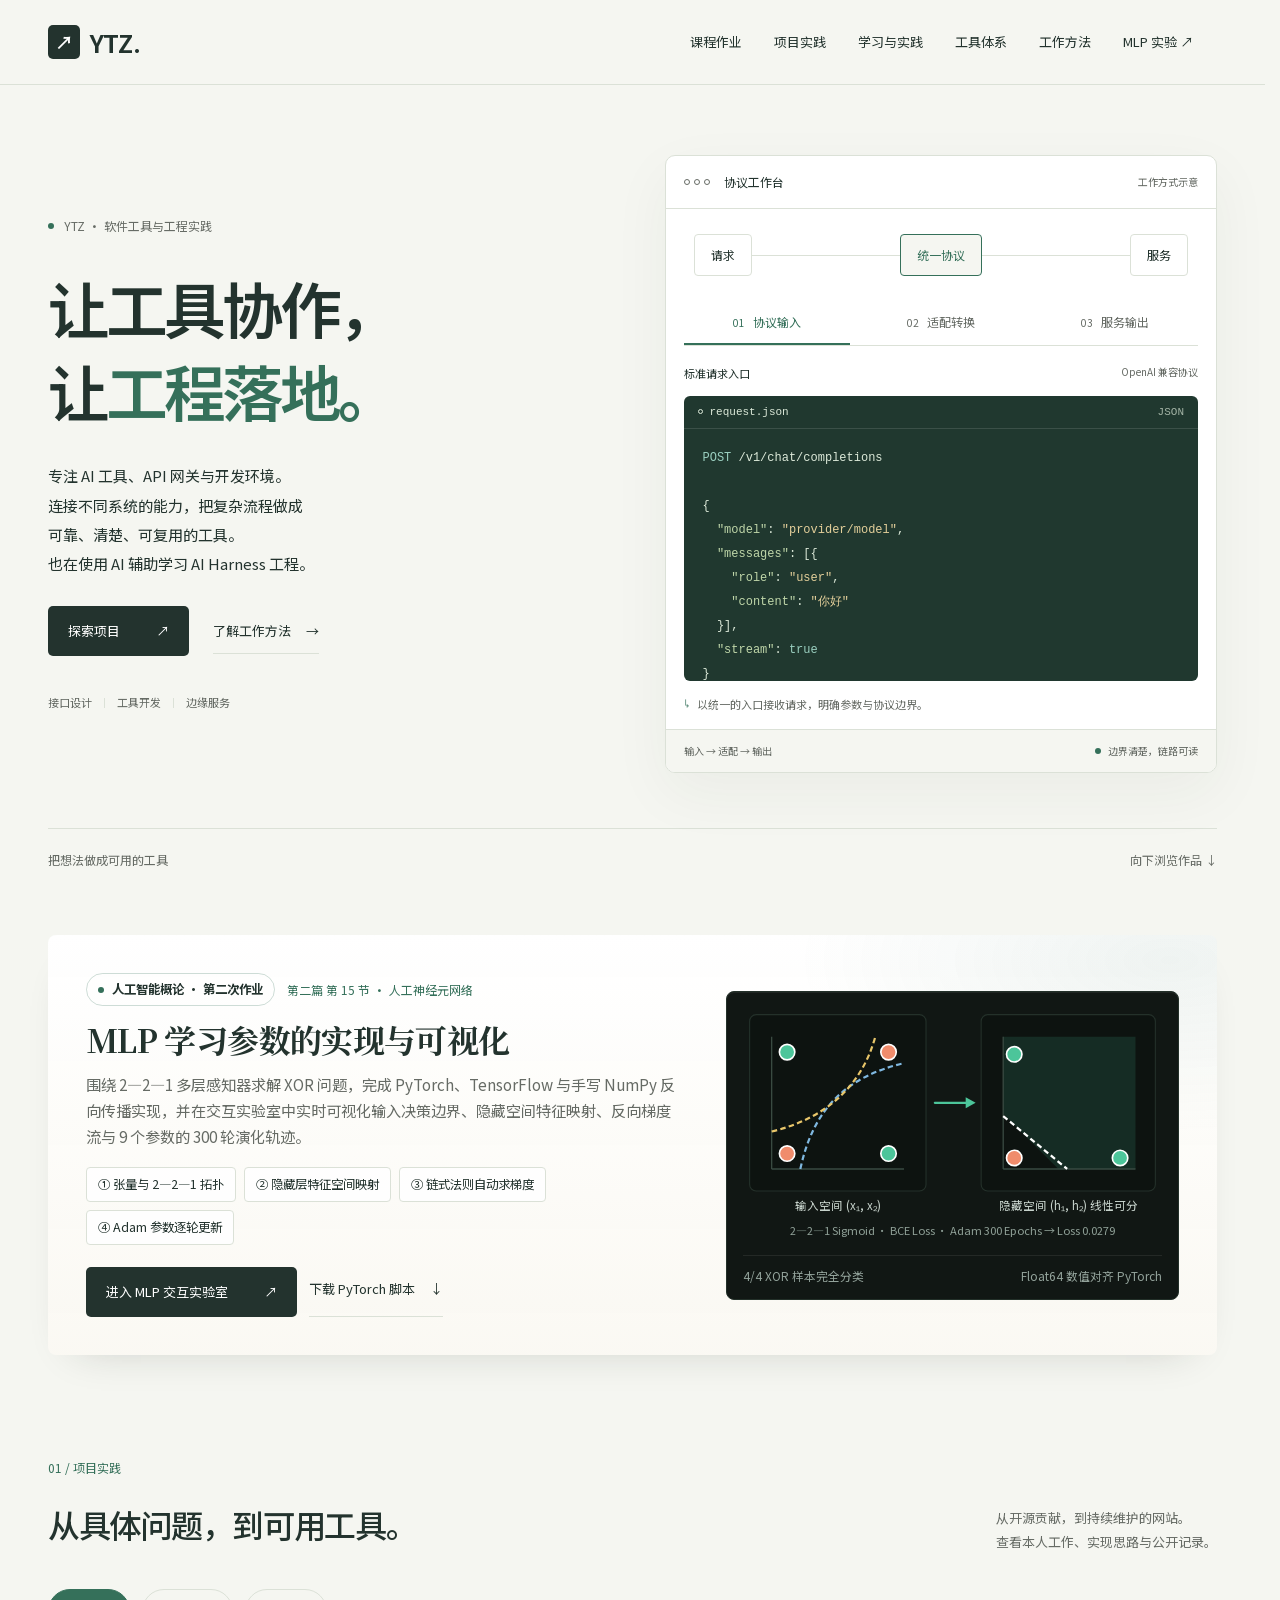
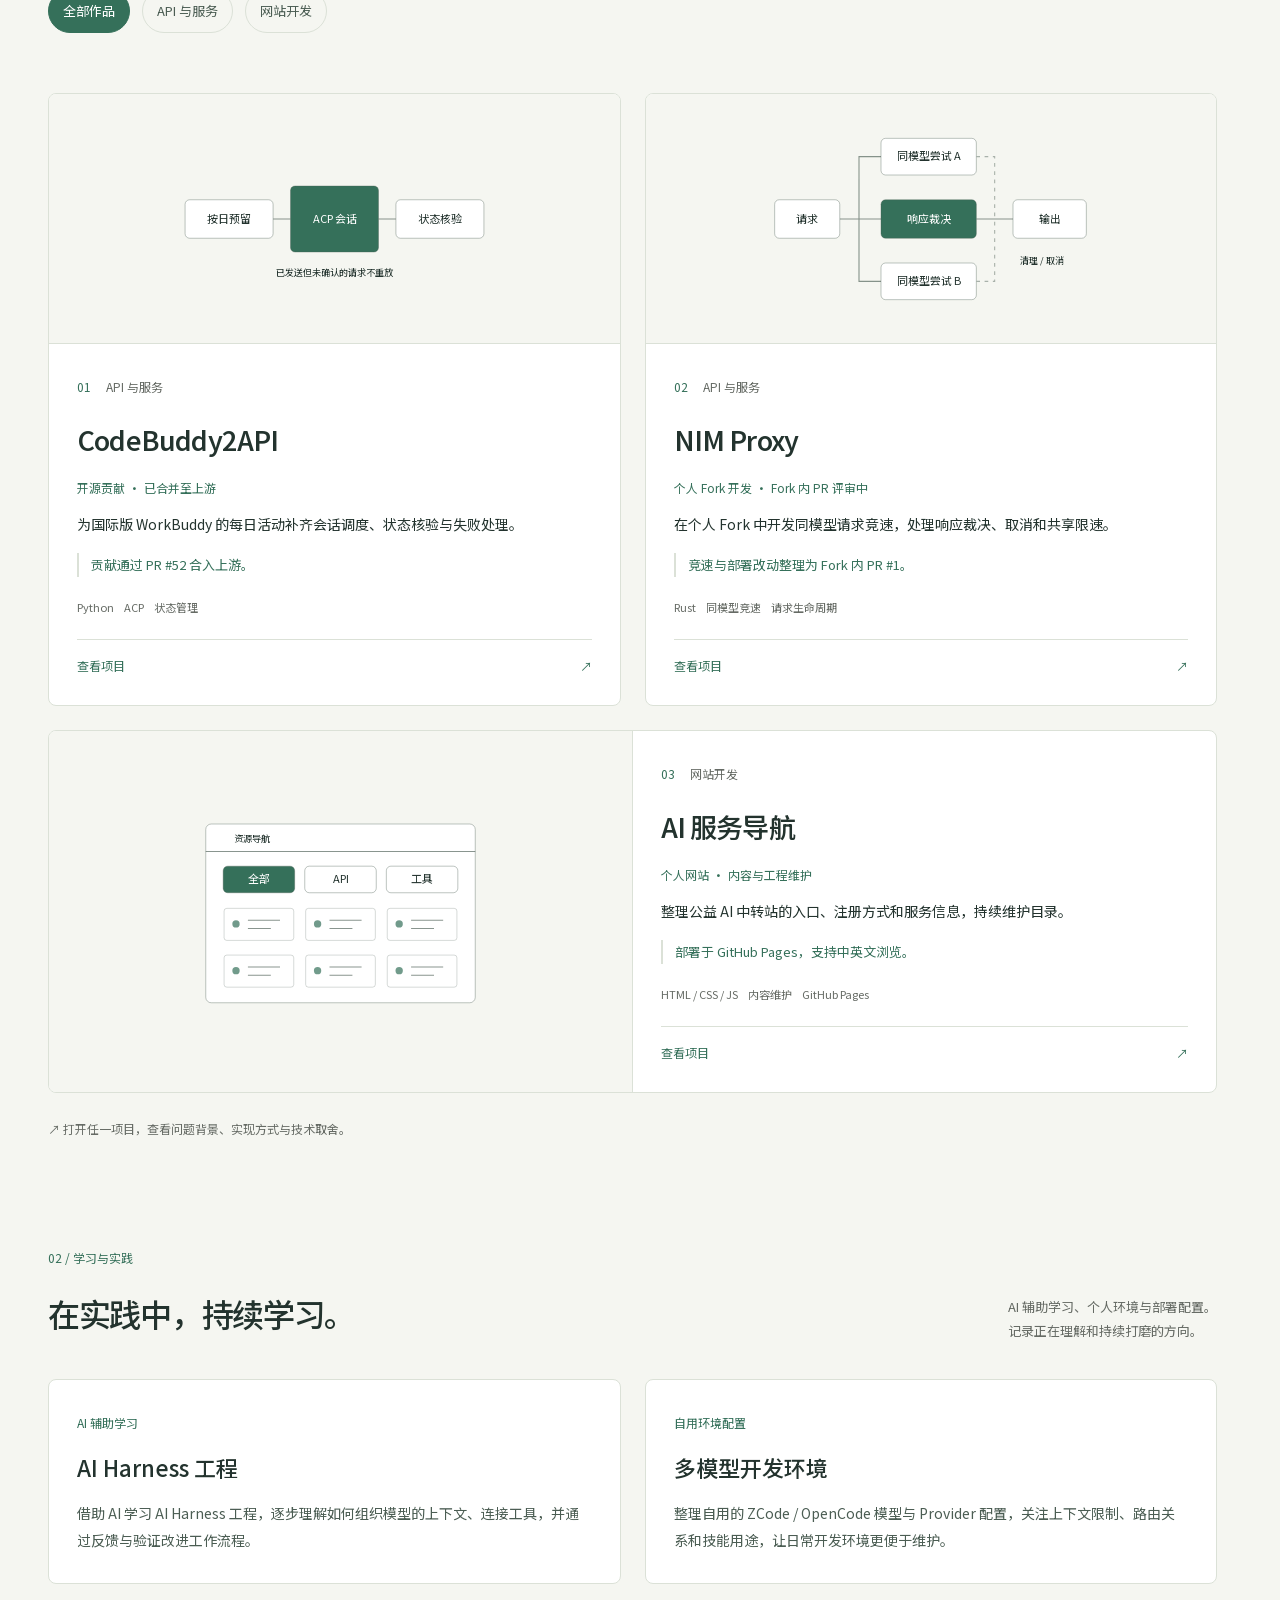
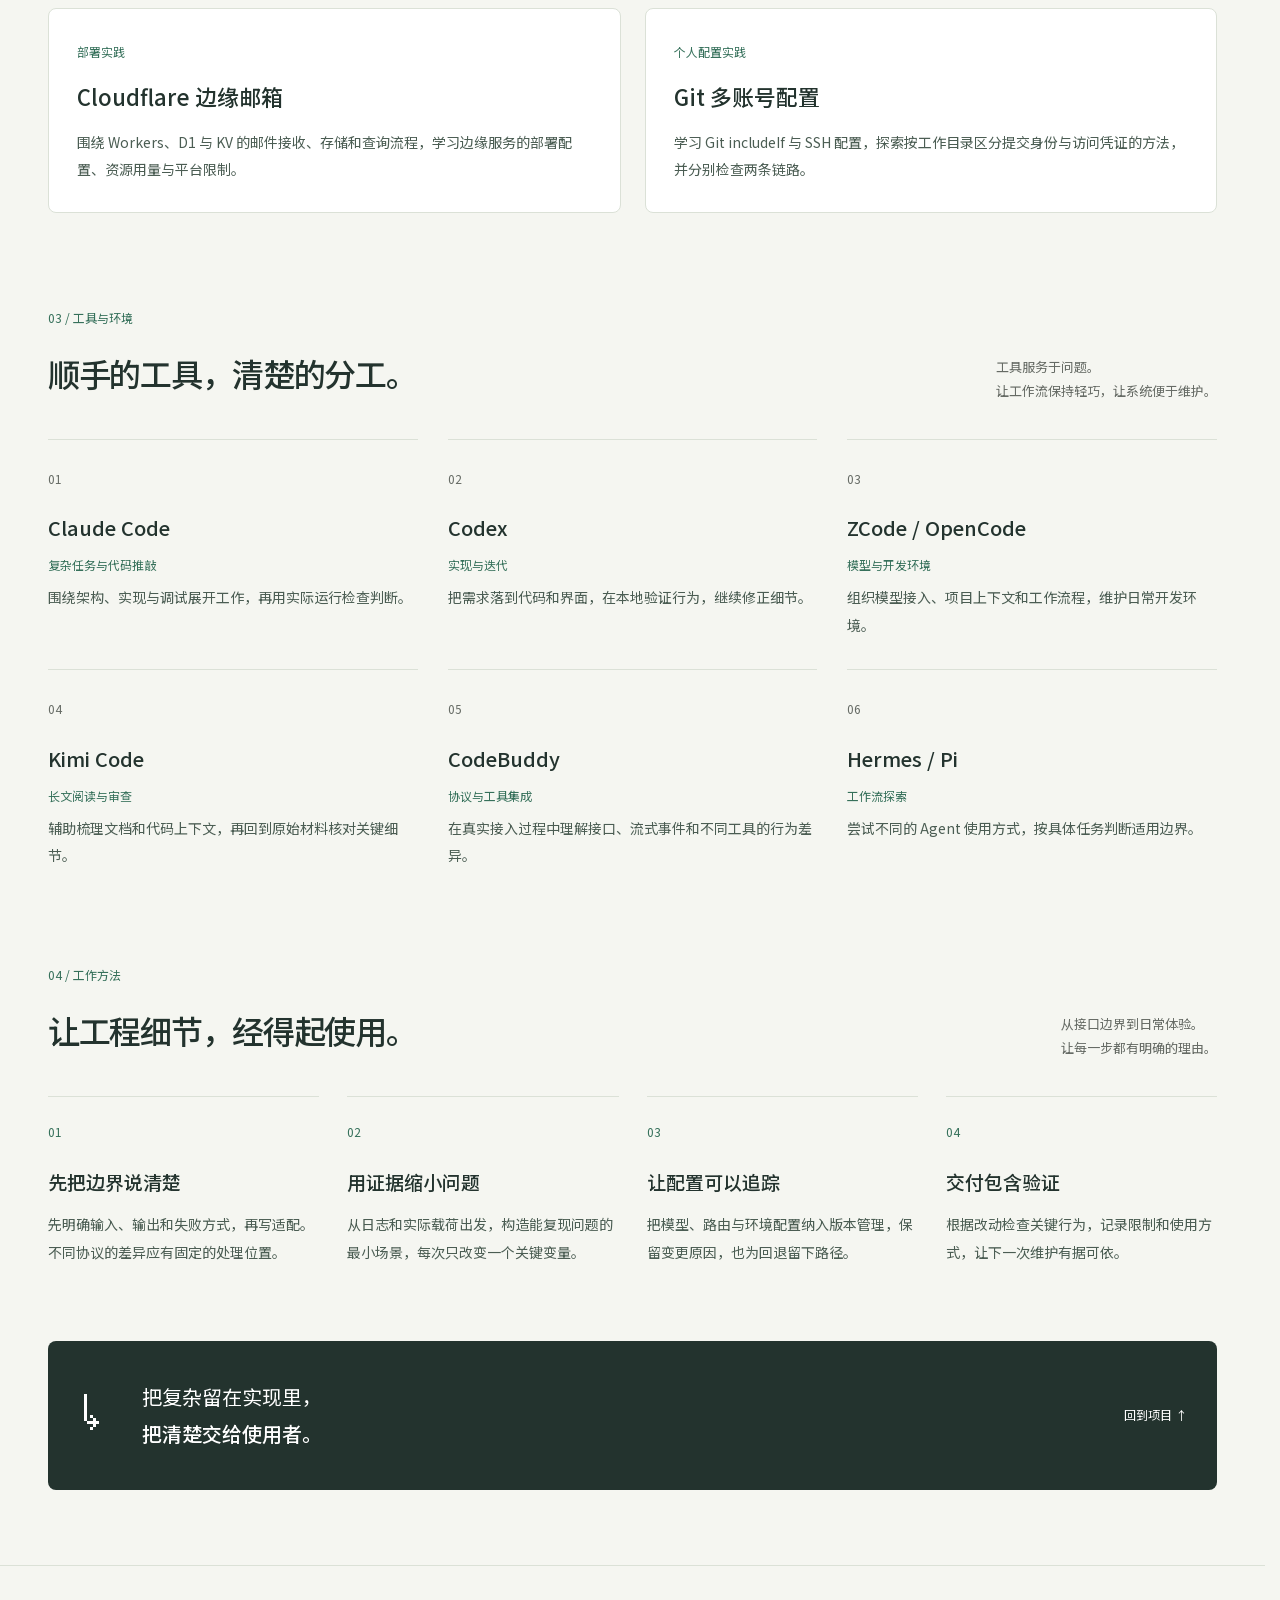
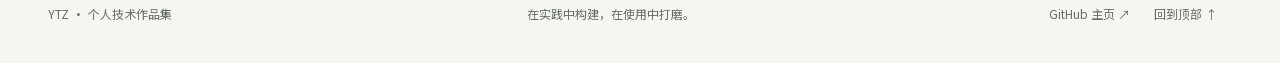
<file: index.html>
<!doctype html>
<html lang="zh-CN">
<head>
  <meta charset="UTF-8"><meta name="viewport" content="width=device-width, initial-scale=1"><title>YTZ | 个人技术作品集</title><meta name="description" content="YTZ 的个人技术作品集：记录 AI 工具、API 网关、开发环境和边缘服务中的项目实现与个人贡献。"><link rel="icon" href="assets/favicon.svg" type="image/svg+xml"><link rel="preload" href="assets/fonts/noto-sans-sc.woff2" as="font" type="font/woff2" crossorigin><link rel="stylesheet" href="shared.css"><script src="portfolio.js" defer></script>
  <link rel="stylesheet" href="craft.css">
  <link rel="stylesheet" href="mlp.css">
<link rel="stylesheet" href="polish.css">
</head>
<body class="theme-craft">
  <a class="skip-link" href="#main">跳到主要内容</a><header class="site-header"><div class="header-inner">
      <a class="logo" href="#main" aria-label="YTZ，回到顶部"><span class="logo-mark" aria-hidden="true">↗</span><span class="logo-name">YTZ<span aria-hidden="true">.</span></span></a>
      <nav class="main-nav" id="main-nav" aria-label="主导航"><a href="#coursework">课程作业</a><a href="#projects">项目实践</a><a href="#learning">学习与实践</a><a href="#tools">工具体系</a><a href="#approach">工作方法</a><a href="mlp.html">MLP 实验 ↗</a></nav>
      <div class="header-actions"><button class="menu-toggle" type="button" aria-controls="main-nav" aria-expanded="false">菜单 <span aria-hidden="true">+</span></button></div>
    </div></header>
  <main id="main" class="page-shell">
    <section class="craft-hero" aria-labelledby="hero-title">
      <div class="hero-grid">
        <div class="hero-content">
          <p class="hero-eyebrow"><span class="status-dot" aria-hidden="true"></span> YTZ · 软件工具与工程实践</p>
          <h1 id="hero-title">让工具协作，<br>让<span>工程落地。</span></h1>
          <p class="hero-description">专注 AI 工具、API 网关与开发环境。<br>连接不同系统的能力，把复杂流程做成<br class="desktop-break">可靠、清楚、可复用的工具。<br>也在使用 AI 辅助学习 AI Harness 工程。</p>
          <div class="hero-actions"><a class="primary-link" href="#projects">探索项目 <span aria-hidden="true">↗</span></a><a class="secondary-link" href="#approach">了解工作方法 <span aria-hidden="true">→</span></a></div>
          <div class="hero-discipline"><span>接口设计</span><i aria-hidden="true"></i><span>工具开发</span><i aria-hidden="true"></i><span>边缘服务</span></div>
        </div>

        <div class="workbench" aria-label="API 请求处理流程示意">
          <div class="bench-header"><div class="bench-window-dots" aria-hidden="true"><i></i><i></i><i></i></div><span>协议工作台</span><span class="bench-caption">工作方式示意</span></div>
          <div class="bench-route" aria-hidden="true"><span class="route-endpoint">请求</span><span class="route-line"></span><span class="route-core">统一协议</span><span class="route-line"></span><span class="route-endpoint">服务</span></div>
          <div class="bench-tabs" role="tablist" aria-label="查看请求处理的三个阶段">
            <button id="demo-tab-0" type="button" role="tab" data-demo-step="0" aria-selected="true" aria-controls="demo-panel-0"><span>01</span> 协议输入</button>
            <button id="demo-tab-1" type="button" role="tab" data-demo-step="1" aria-selected="false" aria-controls="demo-panel-1" tabindex="-1"><span>02</span> 适配转换</button>
            <button id="demo-tab-2" type="button" role="tab" data-demo-step="2" aria-selected="false" aria-controls="demo-panel-2" tabindex="-1"><span>03</span> 服务输出</button>
          </div>
          <div id="demo-panel-0" class="bench-panel" data-demo-panel="0" role="tabpanel" aria-labelledby="demo-tab-0" tabindex="0">
            <div class="bench-inspector"><span>标准请求入口</span><span class="protocol-tag">OpenAI 兼容协议</span></div>
            <div class="bench-code"><div class="code-file"><span class="file-dot" aria-hidden="true"></span> request.json<span>JSON</span></div><pre><code><span class="code-method">POST</span> /v1/chat/completions

{
  <span class="code-key">"model"</span>: <span class="code-string">"provider/model"</span>,
  <span class="code-key">"messages"</span>: [{
    <span class="code-key">"role"</span>: <span class="code-string">"user"</span>,
    <span class="code-key">"content"</span>: <span class="code-string">"你好"</span>
  }],
  <span class="code-key">"stream"</span>: <span class="code-value">true</span>
}</code></pre></div>
            <p class="bench-panel-note"><span aria-hidden="true">↳</span> 以统一的入口接收请求，明确参数与协议边界。</p>
          </div>
          <div id="demo-panel-1" class="bench-panel" data-demo-panel="1" role="tabpanel" aria-labelledby="demo-tab-1" tabindex="0" hidden>
            <div class="bench-inspector"><span>协议适配层</span><span class="protocol-tag">请求映射</span></div>
            <div class="bench-code"><div class="code-file"><span class="file-dot" aria-hidden="true"></span> adapter.ts<span>TS</span></div><pre><code><span class="code-comment">// 把差异收敛在适配边界内</span>
<span class="code-method">const</span> request = {
  <span class="code-key">model</span>: resolveModel(input.model),
  <span class="code-key">messages</span>: mapMessages(input.messages),
  <span class="code-key">stream</span>: input.stream
};

<span class="code-method">const</span> response = <span class="code-method">await</span>
  provider.send(request);

<span class="code-method">return</span> normalize(response);</code></pre></div>
            <p class="bench-panel-note"><span aria-hidden="true">↳</span> 在明确的边界处理差异，让调用侧保持简单。</p>
          </div>
          <div id="demo-panel-2" class="bench-panel" data-demo-panel="2" role="tabpanel" aria-labelledby="demo-tab-2" tabindex="0" hidden>
            <div class="bench-inspector"><span>流式响应出口</span><span class="protocol-tag">Server-Sent Events</span></div>
            <div class="bench-code"><div class="code-file"><span class="file-dot" aria-hidden="true"></span> response.stream<span>SSE</span></div><pre><code><span class="code-comment"># 响应按统一格式逐步输出</span>

<span class="code-key">data:</span> {
  <span class="code-key">"choices"</span>: [{
    <span class="code-key">"delta"</span>: {
      <span class="code-key">"content"</span>: <span class="code-string">"你好"</span>
    }
  }]
}

<span class="code-key">data:</span> <span class="code-value">[DONE]</span></code></pre></div>
            <p class="bench-panel-note"><span aria-hidden="true">↳</span> 保留流式语义，以可理解的格式交付响应。</p>
          </div>
          <div class="bench-footer"><span class="bench-footer-label">输入 → 适配 → 输出</span><span class="bench-footer-status"><span class="status-dot" aria-hidden="true"></span> 边界清楚，链路可读</span></div>
        </div>
      </div>
      <div class="hero-bottom"><span class="hero-bottom-label">把想法做成可用的工具</span><a href="#projects">向下浏览作品 <span aria-hidden="true">↓</span></a></div>
    </section>

    <section id="coursework" class="coursework-section" aria-labelledby="coursework-title">
      <div class="coursework-banner">
        <div>
          <div class="coursework-meta">
            <span class="coursework-badge"><span class="status-dot" aria-hidden="true"></span> 人工智能概论 · 第二次作业</span>
            <span class="section-eyebrow">第二篇 第 15 节 · 人工神经元网络</span>
          </div>
          <h2 id="coursework-title" class="coursework-title">MLP 学习参数的实现与可视化</h2>
          <p class="coursework-desc">围绕 2—2—1 多层感知器求解 XOR 问题，完成 PyTorch、TensorFlow 与手写 NumPy 反向传播实现，并在交互实验室中实时可视化输入决策边界、隐藏空间特征映射、反向梯度流与 9 个参数的 300 轮演化轨迹。</p>
          <div class="coursework-highlights">
            <span>① 张量与 2—2—1 拓扑</span>
            <span>② 隐藏层特征空间映射</span>
            <span>③ 链式法则自动求梯度</span>
            <span>④ Adam 参数逐轮更新</span>
          </div>
          <div class="coursework-actions">
            <a class="primary-link" href="mlp.html">进入 MLP 交互实验室 <span aria-hidden="true">↗</span></a>
            <a class="secondary-link" href="assets/mlp/xor_pytorch.py" download>下载 PyTorch 脚本 <span aria-hidden="true">↓</span></a>
          </div>
        </div>
        <div class="coursework-preview">
          <svg viewBox="0 0 380 215" role="img" aria-label="2-2-1 MLP 解决 XOR 问题的结构与映射示意">
            <rect x="6" y="6" width="160" height="160" rx="6" fill="#0d1310" stroke="#24312a"/>
            <path d="M26 146 H146 M26 146 V26" stroke="#394a41" stroke-width="1.2"/>
            <path d="M52 146 C64 90, 95 62, 146 50" fill="none" stroke="#7fb8e0" stroke-width="2" stroke-dasharray="5 3"/>
            <path d="M26 112 C76 100, 108 70, 120 26" fill="none" stroke="#e8c66a" stroke-width="2" stroke-dasharray="5 3"/>
            <circle cx="40" cy="132" r="7" fill="#f08c6c" stroke="#fff" stroke-width="1.5"/>
            <circle cx="132" cy="40" r="7" fill="#f08c6c" stroke="#fff" stroke-width="1.5"/>
            <circle cx="40" cy="40" r="7" fill="#4cc59a" stroke="#fff" stroke-width="1.5"/>
            <circle cx="132" cy="132" r="7" fill="#4cc59a" stroke="#fff" stroke-width="1.5"/>
            <text x="86" y="183" text-anchor="middle" font-size="10.5" fill="#c7d3cc">输入空间 (x₁, x₂)</text>
            <path d="M174 86 H204" stroke="#4cc59a" stroke-width="2" stroke-linecap="round"/>
            <polygon points="202,81 211,86 202,91" fill="#4cc59a"/>
            <rect x="216" y="6" width="158" height="160" rx="6" fill="#0d1310" stroke="#24312a"/>
            <polygon points="236,26 356,26 356,146 286,146 236,96" fill="#4cc59a" fill-opacity="0.14"/>
            <path d="M236 146 H356 M236 146 V26" stroke="#394a41" stroke-width="1.2"/>
            <line x1="236" y1="98" x2="294" y2="146" stroke="#ffffff" stroke-width="2" stroke-dasharray="5 3"/>
            <circle cx="246" cy="136" r="7" fill="#f08c6c" stroke="#fff" stroke-width="1.5"/>
            <circle cx="246" cy="42" r="7" fill="#4cc59a" stroke="#fff" stroke-width="1.5"/>
            <circle cx="342" cy="136" r="7" fill="#4cc59a" stroke="#fff" stroke-width="1.5"/>
            <text x="295" y="183" text-anchor="middle" font-size="10.5" fill="#c7d3cc">隐藏空间 (h₁, h₂) 线性可分</text>
            <text x="190" y="206" text-anchor="middle" font-size="10" fill="#8fa097">2—2—1 Sigmoid · BCE Loss · Adam 300 Epochs → Loss 0.0279</text>
          </svg>
          <div class="coursework-preview-caption">
            <span>4/4 XOR 样本完全分类</span>
            <span>Float64 数值对齐 PyTorch</span>
          </div>
        </div>
      </div>
    </section>

    <section id="projects" class="work-section" aria-labelledby="projects-title">
      <div class="section-heading"><div><span class="section-eyebrow">01 / 项目实践</span><h2 id="projects-title">从具体问题，到可用工具。</h2></div><p>从开源贡献，到持续维护的网站。<br>查看本人工作、实现思路与公开记录。</p></div>
      <div class="project-filters" role="group" aria-label="按项目方向筛选">
        <button type="button" class="is-active" data-filter="all" aria-pressed="true">全部作品</button>
        <button type="button" data-filter="api" aria-pressed="false">API 与服务</button>
        <button type="button" data-filter="web" aria-pressed="false">网站开发</button>
      </div>
      <div class="project-grid" data-project-list><article class="project-card project-codebuddy" data-categories="api">
      <a class="project-trigger" href="#codebuddy-detail" data-project="codebuddy" aria-haspopup="dialog" aria-label="查看 CodeBuddy2API：每日活动流程与可靠性">
        <div class="project-visual visual-activity"><svg class="project-diagram" viewBox="0 0 360 240" fill="none" aria-hidden="true"><path d="M113 120H132M228 120H247" stroke="currentColor" stroke-width="1.2" opacity=".65"/><rect x="17" y="99" width="96" height="42" rx="5" fill="var(--surface)" stroke="currentColor" stroke-opacity=".4"/><text x="65.0" y="124.0" text-anchor="middle" fill="var(--ink)" font-size="12">按日预留</text><rect x="132" y="84" width="96" height="72" rx="5" fill="var(--accent)" stroke="currentColor" stroke-opacity=".4"/><text x="180.0" y="124.0" text-anchor="middle" fill="white" font-size="12">ACP 会话</text><rect x="247" y="99" width="96" height="42" rx="5" fill="var(--surface)" stroke="currentColor" stroke-opacity=".4"/><text x="295.0" y="124.0" text-anchor="middle" fill="var(--ink)" font-size="12">状态核验</text><text x="180" y="182" text-anchor="middle" fill="var(--ink)" font-size="10">已发送但未确认的请求不重放</text></svg></div>
        <div class="project-info"><span class="project-index">01</span><span class="project-category">API 与服务</span>
          <h3 class="project-title">CodeBuddy2API</h3><p class="project-role">开源贡献 · 已合并至上游</p><p class="project-summary">为国际版 WorkBuddy 的每日活动补齐会话调度、状态核验与失败处理。</p>
          <p class="project-result">贡献通过 PR #52 合入上游。</p><div class="project-tags"><span>Python</span><span>ACP</span><span>状态管理</span></div>
          <span class="project-open">查看项目 <span aria-hidden="true">↗</span></span>
        </div>
      </a>
    </article>
<article class="project-card project-nim" data-categories="api">
      <a class="project-trigger" href="#nim-detail" data-project="nim" aria-haspopup="dialog" aria-label="查看 NIM Proxy：同模型请求竞速与部署">
        <div class="project-visual visual-race"><svg class="project-diagram" viewBox="0 0 360 240" fill="none" aria-hidden="true"><path d="M81 120H102V52H126M102 120H126M102 120V188H126" stroke="currentColor" stroke-width="1.2" opacity=".65"/><path d="M230 120H270" stroke="currentColor" stroke-width="1.2" opacity=".65"/><path d="M230 52H250V120M230 188H250V120" stroke="currentColor" stroke-width="1.2" stroke-dasharray="4 5" opacity=".45"/><rect x="10" y="99" width="71" height="42" rx="5" fill="var(--surface)" stroke="currentColor" stroke-opacity=".4"/><text x="45.5" y="124.0" text-anchor="middle" fill="var(--ink)" font-size="12">请求</text><rect x="126" y="32" width="104" height="40" rx="5" fill="var(--surface)" stroke="currentColor" stroke-opacity=".4"/><text x="178.0" y="56.0" text-anchor="middle" fill="var(--ink)" font-size="12">同模型尝试 A</text><rect x="126" y="99" width="104" height="42" rx="5" fill="var(--accent)" stroke="currentColor" stroke-opacity=".4"/><text x="178.0" y="124.0" text-anchor="middle" fill="white" font-size="12">响应裁决</text><rect x="126" y="168" width="104" height="40" rx="5" fill="var(--surface)" stroke="currentColor" stroke-opacity=".4"/><text x="178.0" y="192.0" text-anchor="middle" fill="var(--ink)" font-size="12">同模型尝试 B</text><rect x="270" y="99" width="80" height="42" rx="5" fill="var(--surface)" stroke="currentColor" stroke-opacity=".4"/><text x="310.0" y="124.0" text-anchor="middle" fill="var(--ink)" font-size="12">输出</text><text x="302" y="169" text-anchor="middle" fill="var(--ink)" font-size="10">清理 / 取消</text></svg></div>
        <div class="project-info"><span class="project-index">02</span><span class="project-category">API 与服务</span>
          <h3 class="project-title">NIM Proxy</h3><p class="project-role">个人 Fork 开发 · Fork 内 PR 评审中</p><p class="project-summary">在个人 Fork 中开发同模型请求竞速，处理响应裁决、取消和共享限速。</p>
          <p class="project-result">竞速与部署改动整理为 Fork 内 PR #1。</p><div class="project-tags"><span>Rust</span><span>同模型竞速</span><span>请求生命周期</span></div>
          <span class="project-open">查看项目 <span aria-hidden="true">↗</span></span>
        </div>
      </a>
    </article>
<article class="project-card project-navigation" data-categories="web">
      <a class="project-trigger" href="#navigation-detail" data-project="navigation" aria-haspopup="dialog" aria-label="查看 AI 服务导航：公益 AI 中转站目录">
        <div class="project-visual visual-nav"><svg class="project-diagram" viewBox="0 0 360 240" fill="none" aria-hidden="true"><rect x="33" y="24" width="294" height="195" rx="6" fill="var(--surface)" stroke="currentColor" stroke-opacity=".4"/><path d="M33 54H327" stroke="currentColor" stroke-width="1.2" opacity=".65"/><text x="83" y="44" text-anchor="middle" fill="var(--ink)" font-size="10">资源导航</text><rect x="52" y="70" width="78" height="29" rx="5" fill="var(--accent)" stroke="currentColor" stroke-opacity=".4"/><text x="91.0" y="88.5" text-anchor="middle" fill="white" font-size="12">全部</text><rect x="141" y="70" width="78" height="29" rx="5" fill="var(--surface)" stroke="currentColor" stroke-opacity=".4"/><text x="180.0" y="88.5" text-anchor="middle" fill="var(--ink)" font-size="12">API</text><rect x="230" y="70" width="78" height="29" rx="5" fill="var(--surface)" stroke="currentColor" stroke-opacity=".4"/><text x="269.0" y="88.5" text-anchor="middle" fill="var(--ink)" font-size="12">工具</text><rect x="53" y="116" width="76" height="35" rx="3" stroke="currentColor" stroke-opacity=".25"/><circle cx="66" cy="133" r="4" fill="var(--accent)" opacity=".7"/><path d="M79 129H114M79 138H104" stroke="currentColor" stroke-width="1.2" opacity=".65"/><rect x="53" y="167" width="76" height="35" rx="3" stroke="currentColor" stroke-opacity=".25"/><circle cx="66" cy="184" r="4" fill="var(--accent)" opacity=".7"/><path d="M79 180H114M79 189H104" stroke="currentColor" stroke-width="1.2" opacity=".65"/><rect x="142" y="116" width="76" height="35" rx="3" stroke="currentColor" stroke-opacity=".25"/><circle cx="155" cy="133" r="4" fill="var(--accent)" opacity=".7"/><path d="M168 129H203M168 138H193" stroke="currentColor" stroke-width="1.2" opacity=".65"/><rect x="142" y="167" width="76" height="35" rx="3" stroke="currentColor" stroke-opacity=".25"/><circle cx="155" cy="184" r="4" fill="var(--accent)" opacity=".7"/><path d="M168 180H203M168 189H193" stroke="currentColor" stroke-width="1.2" opacity=".65"/><rect x="231" y="116" width="76" height="35" rx="3" stroke="currentColor" stroke-opacity=".25"/><circle cx="244" cy="133" r="4" fill="var(--accent)" opacity=".7"/><path d="M257 129H292M257 138H282" stroke="currentColor" stroke-width="1.2" opacity=".65"/><rect x="231" y="167" width="76" height="35" rx="3" stroke="currentColor" stroke-opacity=".25"/><circle cx="244" cy="184" r="4" fill="var(--accent)" opacity=".7"/><path d="M257 180H292M257 189H282" stroke="currentColor" stroke-width="1.2" opacity=".65"/></svg></div>
        <div class="project-info"><span class="project-index">03</span><span class="project-category">网站开发</span>
          <h3 class="project-title">AI 服务导航</h3><p class="project-role">个人网站 · 内容与工程维护</p><p class="project-summary">整理公益 AI 中转站的入口、注册方式和服务信息，持续维护目录。</p>
          <p class="project-result">部署于 GitHub Pages，支持中英文浏览。</p><div class="project-tags"><span>HTML / CSS / JS</span><span>内容维护</span><span>GitHub Pages</span></div>
          <span class="project-open">查看项目 <span aria-hidden="true">↗</span></span>
        </div>
      </a>
    </article></div>
      <p class="projects-footnote"><span aria-hidden="true">↗</span> 打开任一项目，查看问题背景、实现方式与技术取舍。</p>
    </section>

    <section id="learning" class="learning-section" aria-labelledby="learning-title">
      <div class="section-heading"><div><span class="section-eyebrow">02 / 学习与实践</span><h2 id="learning-title">在实践中，持续学习。</h2></div><p>AI 辅助学习、个人环境与部署配置。<br>记录正在理解和持续打磨的方向。</p></div>
      <div class="learning-grid"><article class="learning-item" id="harness-practice"><span class="section-eyebrow">AI 辅助学习</span><h3>AI Harness 工程</h3><p>借助 AI 学习 AI Harness 工程，逐步理解如何组织模型的上下文、连接工具，并通过反馈与验证改进工作流程。</p></article><article class="learning-item" id="zcode-practice"><span class="section-eyebrow">自用环境配置</span><h3>多模型开发环境</h3><p>整理自用的 ZCode / OpenCode 模型与 Provider 配置，关注上下文限制、路由关系和技能用途，让日常开发环境更便于维护。</p></article><article class="learning-item" id="mail-practice"><span class="section-eyebrow">部署实践</span><h3>Cloudflare 边缘邮箱</h3><p>围绕 Workers、D1 与 KV 的邮件接收、存储和查询流程，学习边缘服务的部署配置、资源用量与平台限制。</p></article><article class="learning-item" id="github-practice"><span class="section-eyebrow">个人配置实践</span><h3>Git 多账号配置</h3><p>学习 Git includeIf 与 SSH 配置，探索按工作目录区分提交身份与访问凭证的方法，并分别检查两条链路。</p></article></div>
    </section>

    <section id="tools" class="tools-section" aria-labelledby="tools-title">
      <div class="section-heading"><div><span class="section-eyebrow">03 / 工具与环境</span><h2 id="tools-title">顺手的工具，清楚的分工。</h2></div><p>工具服务于问题。<br>让工作流保持轻巧，让系统便于维护。</p></div>
      <div class="tool-list"><article class="tool-item"><span class="tool-number">01</span><h3 class="tool-name">Claude Code</h3><p class="tool-role">复杂任务与代码推敲</p><p class="tool-description">围绕架构、实现与调试展开工作，再用实际运行检查判断。</p></article><article class="tool-item"><span class="tool-number">02</span><h3 class="tool-name">Codex</h3><p class="tool-role">实现与迭代</p><p class="tool-description">把需求落到代码和界面，在本地验证行为，继续修正细节。</p></article><article class="tool-item"><span class="tool-number">03</span><h3 class="tool-name">ZCode / OpenCode</h3><p class="tool-role">模型与开发环境</p><p class="tool-description">组织模型接入、项目上下文和工作流程，维护日常开发环境。</p></article><article class="tool-item"><span class="tool-number">04</span><h3 class="tool-name">Kimi Code</h3><p class="tool-role">长文阅读与审查</p><p class="tool-description">辅助梳理文档和代码上下文，再回到原始材料核对关键细节。</p></article><article class="tool-item"><span class="tool-number">05</span><h3 class="tool-name">CodeBuddy</h3><p class="tool-role">协议与工具集成</p><p class="tool-description">在真实接入过程中理解接口、流式事件和不同工具的行为差异。</p></article><article class="tool-item"><span class="tool-number">06</span><h3 class="tool-name">Hermes / Pi</h3><p class="tool-role">工作流探索</p><p class="tool-description">尝试不同的 Agent 使用方式，按具体任务判断适用边界。</p></article></div>
    </section>

    <section id="approach" class="approach-section" aria-labelledby="approach-title">
      <div class="section-heading"><div><span class="section-eyebrow">04 / 工作方法</span><h2 id="approach-title">让工程细节，经得起使用。</h2></div><p>从接口边界到日常体验。<br>让每一步都有明确的理由。</p></div>
      <div class="principle-list"><article class="principle"><span class="principle-number">01</span><h3>先把边界说清楚</h3><p>先明确输入、输出和失败方式，再写适配。不同协议的差异应有固定的处理位置。</p></article><article class="principle"><span class="principle-number">02</span><h3>用证据缩小问题</h3><p>从日志和实际载荷出发，构造能复现问题的最小场景，每次只改变一个关键变量。</p></article><article class="principle"><span class="principle-number">03</span><h3>让配置可以追踪</h3><p>把模型、路由与环境配置纳入版本管理，保留变更原因，也为回退留下路径。</p></article><article class="principle"><span class="principle-number">04</span><h3>交付包含验证</h3><p>根据改动检查关键行为，记录限制和使用方式，让下一次维护有据可依。</p></article></div>
      <div class="craft-closing"><span class="closing-symbol" aria-hidden="true">↳</span><p>把复杂留在实现里，<br><strong>把清楚交给使用者。</strong></p><a href="#projects">回到项目 <span aria-hidden="true">↑</span></a></div>
    </section>
  </main>
  <footer class="site-footer"><div class="footer-inner"><p>YTZ · 个人技术作品集</p><p class="footer-note">在实践中构建，在使用中打磨。</p><div class="footer-links"><a href="https://github.com/taozheyin-dev" target="_blank" rel="noopener noreferrer">GitHub 主页 ↗</a><a href="#main">回到顶部 ↑</a></div></div></footer>
  <section class="project-detail-library" aria-label="项目详细记录"><details class="project-detail" id="codebuddy-detail"><summary>CodeBuddy2API · 每日活动流程与可靠性</summary>
      <div class="detail-content"><p class="detail-kicker">API 与服务 / 工程实践</p><h2>CodeBuddy2API</h2><p class="detail-subtitle">每日活动流程与可靠性</p>
        <p class="detail-role">开源贡献 · 已合并至上游</p><p class="detail-context">项目将 CodeBuddy / WorkBuddy 订阅接入 OpenAI 兼容接口。我的贡献集中在国际版 WorkBuddy 的每日活动流程。</p>
        <nav class="project-links" aria-label="项目相关链接"><a href="https://github.com/maiphucgiang/codebuddy2api" target="_blank" rel="noopener noreferrer">上游项目 <span aria-hidden="true">↗</span></a><a href="https://github.com/maiphucgiang/codebuddy2api/pull/52" target="_blank" rel="noopener noreferrer">贡献 PR #52 · 已合并 <span aria-hidden="true">↗</span></a><a href="https://github.com/ytzzjx/codebuddy2api" target="_blank" rel="noopener noreferrer">我的 Fork <span aria-hidden="true">↗</span></a></nav>
        <div class="detail-diagram"><svg class="project-diagram" viewBox="0 0 360 240" fill="none" aria-hidden="true"><path d="M113 120H132M228 120H247" stroke="currentColor" stroke-width="1.2" opacity=".65"/><rect x="17" y="99" width="96" height="42" rx="5" fill="var(--surface)" stroke="currentColor" stroke-opacity=".4"/><text x="65.0" y="124.0" text-anchor="middle" fill="var(--ink)" font-size="12">按日预留</text><rect x="132" y="84" width="96" height="72" rx="5" fill="var(--accent)" stroke="currentColor" stroke-opacity=".4"/><text x="180.0" y="124.0" text-anchor="middle" fill="white" font-size="12">ACP 会话</text><rect x="247" y="99" width="96" height="42" rx="5" fill="var(--surface)" stroke="currentColor" stroke-opacity=".4"/><text x="295.0" y="124.0" text-anchor="middle" fill="var(--ink)" font-size="12">状态核验</text><text x="180" y="182" text-anchor="middle" fill="var(--ink)" font-size="10">已发送但未确认的请求不重放</text></svg><span>系统流程示意</span></div>
        <section><h3>要解决的问题</h3><p>活动流程涉及会话连接、异步准备和每日执行状态。发送状态不清楚时，重试可能造成重复执行；时区或调度处理不当，也会导致任务遗漏或集中触发。</p></section>
        <section><h3>我的贡献</h3><ul><li>实现 ACP 会话客户端与每日活动调度，按账号和本地日期记录执行预留，功能默认关闭、按需启用。</li><li>区分未发送、已发送和待确认状态，保留未发送任务的重试机会，避免重放已发送但未确认的请求。</li><li>补充回归测试，修复日期边界、账号分时调度、记录清理与异步沙箱准备等问题。</li></ul></section>
        <section><h3>实现结果</h3><p>PR #52 于 2026 年 10 月 4 日合并至上游。PR 正文记录了离线回归测试、真实账号验证及相关环境限制，可直接查看原始验证材料。</p></section>
        <section><h3>工程取舍</h3><p>协议调用返回不代表业务任务已经完成，因此需要从控制台读回完成状态。对已发送但未确认的请求停止自动重放，会保留待确认状态，也降低了重复执行的风险。</p></section>
      </div></details>
<details class="project-detail" id="nim-detail"><summary>NIM Proxy · 同模型请求竞速与部署</summary>
      <div class="detail-content"><p class="detail-kicker">API 与服务 / 工程实践</p><h2>NIM Proxy</h2><p class="detail-subtitle">同模型请求竞速与部署</p>
        <p class="detail-role">个人 Fork 开发 · Fork 内 PR 评审中</p><p class="detail-context">上游是 Rust 编写的 OpenAI 兼容代理，提供限速与多密钥调度。我在个人 Fork 中开发同模型请求竞速及相关部署流程，改动尚未合入原项目上游。</p>
        <nav class="project-links" aria-label="项目相关链接"><a href="https://github.com/miztertea/nim-proxy" target="_blank" rel="noopener noreferrer">上游项目 <span aria-hidden="true">↗</span></a><a href="https://github.com/taozheyin-dev/nim-proxy" target="_blank" rel="noopener noreferrer">我的 Fork <span aria-hidden="true">↗</span></a><a href="https://github.com/taozheyin-dev/nim-proxy/pull/1" target="_blank" rel="noopener noreferrer">Fork 内 PR #1 <span aria-hidden="true">↗</span></a></nav>
        <div class="detail-diagram"><svg class="project-diagram" viewBox="0 0 360 240" fill="none" aria-hidden="true"><path d="M81 120H102V52H126M102 120H126M102 120V188H126" stroke="currentColor" stroke-width="1.2" opacity=".65"/><path d="M230 120H270" stroke="currentColor" stroke-width="1.2" opacity=".65"/><path d="M230 52H250V120M230 188H250V120" stroke="currentColor" stroke-width="1.2" stroke-dasharray="4 5" opacity=".45"/><rect x="10" y="99" width="71" height="42" rx="5" fill="var(--surface)" stroke="currentColor" stroke-opacity=".4"/><text x="45.5" y="124.0" text-anchor="middle" fill="var(--ink)" font-size="12">请求</text><rect x="126" y="32" width="104" height="40" rx="5" fill="var(--surface)" stroke="currentColor" stroke-opacity=".4"/><text x="178.0" y="56.0" text-anchor="middle" fill="var(--ink)" font-size="12">同模型尝试 A</text><rect x="126" y="99" width="104" height="42" rx="5" fill="var(--accent)" stroke="currentColor" stroke-opacity=".4"/><text x="178.0" y="124.0" text-anchor="middle" fill="white" font-size="12">响应裁决</text><rect x="126" y="168" width="104" height="40" rx="5" fill="var(--surface)" stroke="currentColor" stroke-opacity=".4"/><text x="178.0" y="192.0" text-anchor="middle" fill="var(--ink)" font-size="12">同模型尝试 B</text><rect x="270" y="99" width="80" height="42" rx="5" fill="var(--surface)" stroke="currentColor" stroke-opacity=".4"/><text x="310.0" y="124.0" text-anchor="middle" fill="var(--ink)" font-size="12">输出</text><text x="302" y="169" text-anchor="middle" fill="var(--ink)" font-size="10">清理 / 取消</text></svg><span>系统流程示意</span></div>
        <section><h3>要解决的问题</h3><p>冗余请求可能降低等待时间，也会增加上游消耗。多个尝试并行时，需要保持用户指定的模型、共享限速约束，并明确响应归属和取消边界。</p></section>
        <section><h3>我的贡献</h3><ul><li>为同一模型的相同请求增加立即或延迟的冗余尝试，选择首个有效响应，并取消落败尝试。</li><li>修复竞速中的密钥授权、记账和响应边界问题，让每次发送仍经过共享限速机制。</li><li>整理普通流量与可选竞速流量的双通道部署、运行手册和验证记录。</li></ul></section>
        <section><h3>实现结果</h3><p>实现与部署记录集中在个人 Fork 的 PR #1，当前处于评审阶段。PR 包含测试、合成负载和真实路由验证记录，也列出了已知限制；真实环境的加速效果仍需进一步测量。</p></section>
        <section><h3>工程取舍</h3><p>只对同一模型发送冗余请求，保留用户选择的模型语义。代价是额外的请求消耗，需要同时控制限速、延迟触发、取消与清理，不能只关注最早返回。</p></section>
      </div></details>
<details class="project-detail" id="navigation-detail"><summary>AI 服务导航 · 公益 AI 中转站目录</summary>
      <div class="detail-content"><p class="detail-kicker">网站开发 / 工程实践</p><h2>AI 服务导航</h2><p class="detail-subtitle">公益 AI 中转站目录</p>
        <p class="detail-role">个人网站 · 内容与工程维护</p><p class="detail-context">个人维护的公益 AI 中转站导航网站，使用原生 HTML、CSS 与 JavaScript 实现，并通过 GitHub Pages 发布。</p>
        <nav class="project-links" aria-label="项目相关链接"><a href="https://ytzzjx.github.io/" target="_blank" rel="noopener noreferrer">访问网站 <span aria-hidden="true">↗</span></a><a href="https://github.com/ytzzjx/ytzzjx.github.io" target="_blank" rel="noopener noreferrer">项目仓库 <span aria-hidden="true">↗</span></a></nav>
        <div class="detail-diagram"><svg class="project-diagram" viewBox="0 0 360 240" fill="none" aria-hidden="true"><rect x="33" y="24" width="294" height="195" rx="6" fill="var(--surface)" stroke="currentColor" stroke-opacity=".4"/><path d="M33 54H327" stroke="currentColor" stroke-width="1.2" opacity=".65"/><text x="83" y="44" text-anchor="middle" fill="var(--ink)" font-size="10">资源导航</text><rect x="52" y="70" width="78" height="29" rx="5" fill="var(--accent)" stroke="currentColor" stroke-opacity=".4"/><text x="91.0" y="88.5" text-anchor="middle" fill="white" font-size="12">全部</text><rect x="141" y="70" width="78" height="29" rx="5" fill="var(--surface)" stroke="currentColor" stroke-opacity=".4"/><text x="180.0" y="88.5" text-anchor="middle" fill="var(--ink)" font-size="12">API</text><rect x="230" y="70" width="78" height="29" rx="5" fill="var(--surface)" stroke="currentColor" stroke-opacity=".4"/><text x="269.0" y="88.5" text-anchor="middle" fill="var(--ink)" font-size="12">工具</text><rect x="53" y="116" width="76" height="35" rx="3" stroke="currentColor" stroke-opacity=".25"/><circle cx="66" cy="133" r="4" fill="var(--accent)" opacity=".7"/><path d="M79 129H114M79 138H104" stroke="currentColor" stroke-width="1.2" opacity=".65"/><rect x="53" y="167" width="76" height="35" rx="3" stroke="currentColor" stroke-opacity=".25"/><circle cx="66" cy="184" r="4" fill="var(--accent)" opacity=".7"/><path d="M79 180H114M79 189H104" stroke="currentColor" stroke-width="1.2" opacity=".65"/><rect x="142" y="116" width="76" height="35" rx="3" stroke="currentColor" stroke-opacity=".25"/><circle cx="155" cy="133" r="4" fill="var(--accent)" opacity=".7"/><path d="M168 129H203M168 138H193" stroke="currentColor" stroke-width="1.2" opacity=".65"/><rect x="142" y="167" width="76" height="35" rx="3" stroke="currentColor" stroke-opacity=".25"/><circle cx="155" cy="184" r="4" fill="var(--accent)" opacity=".7"/><path d="M168 180H203M168 189H193" stroke="currentColor" stroke-width="1.2" opacity=".65"/><rect x="231" y="116" width="76" height="35" rx="3" stroke="currentColor" stroke-opacity=".25"/><circle cx="244" cy="133" r="4" fill="var(--accent)" opacity=".7"/><path d="M257 129H292M257 138H282" stroke="currentColor" stroke-width="1.2" opacity=".65"/><rect x="231" y="167" width="76" height="35" rx="3" stroke="currentColor" stroke-opacity=".25"/><circle cx="244" cy="184" r="4" fill="var(--accent)" opacity=".7"/><path d="M257 180H292M257 189H282" stroke="currentColor" stroke-width="1.2" opacity=".65"/></svg><span>系统流程示意</span></div>
        <section><h3>要解决的问题</h3><p>不同站点的注册方式、奖励规则和可用模型分散在各处，而且会持续变化。导航需要清楚呈现这些信息，并及时处理变更与失效入口。</p></section>
        <section><h3>我的贡献</h3><ul><li>整理站点分类、注册方式与服务说明，持续收录、修订条目并归档失效站点。</li><li>实现中英文切换，调整英文内容和统计脚本的加载时机，减少首屏加载的负担。</li><li>维护 GitHub Pages 部署，以及图标、站点元数据和一致性检查等构建脚本。</li></ul></section>
        <section><h3>实现结果</h3><p>站点可公开访问，目录与页面持续维护。仓库保留了内容更新、语言切换与加载方式调整的提交记录。</p></section>
        <section><h3>工程取舍</h3><p>静态页面让部署保持简单，但目录有效性、图标与元数据需要持续维护。英文内容按需加载减少了首屏请求，也需要处理首次切换时的等待。</p></section>
      </div></details></section><dialog id="project-dialog" aria-labelledby="detail-title"><div class="dialog-toolbar"><span>项目记录</span><button type="button" data-close-dialog aria-label="关闭项目详情">关闭 ×</button></div><div id="project-dialog-content"></div></dialog>

</body>
</html>
</file>
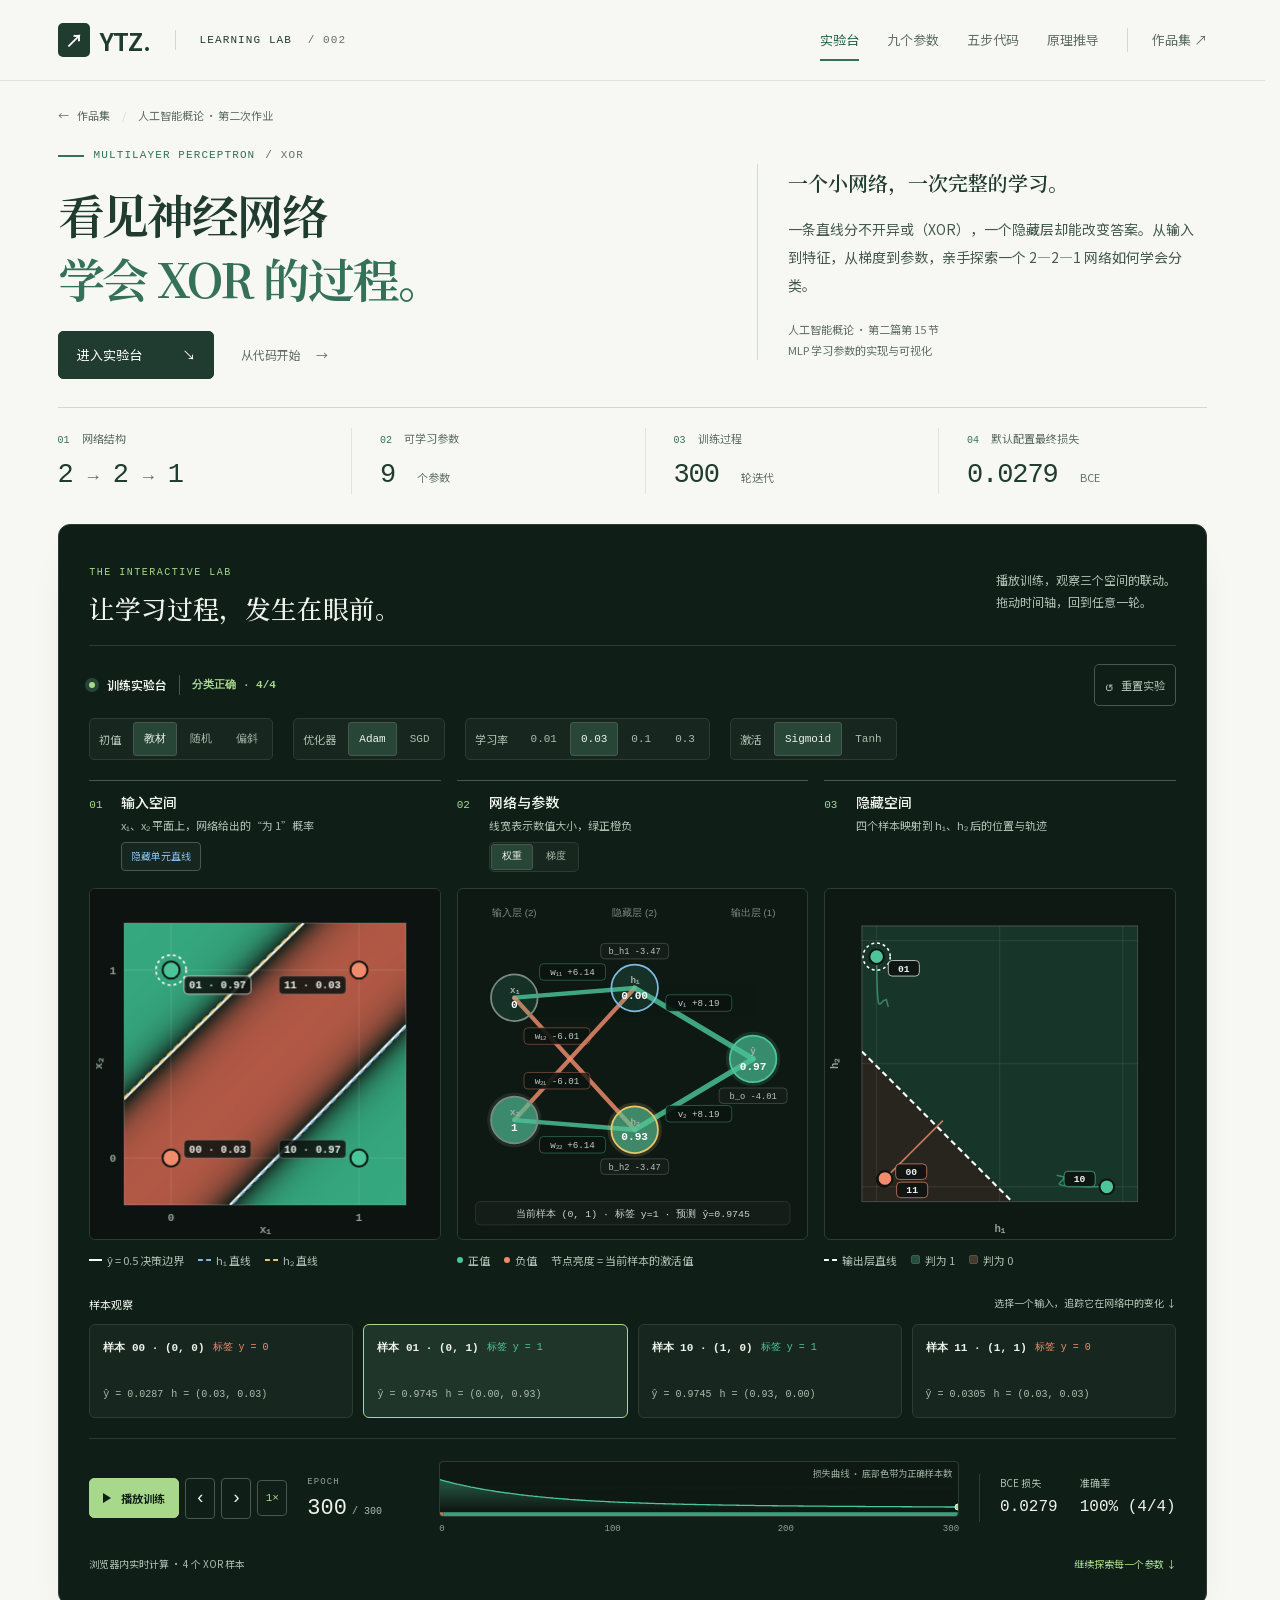
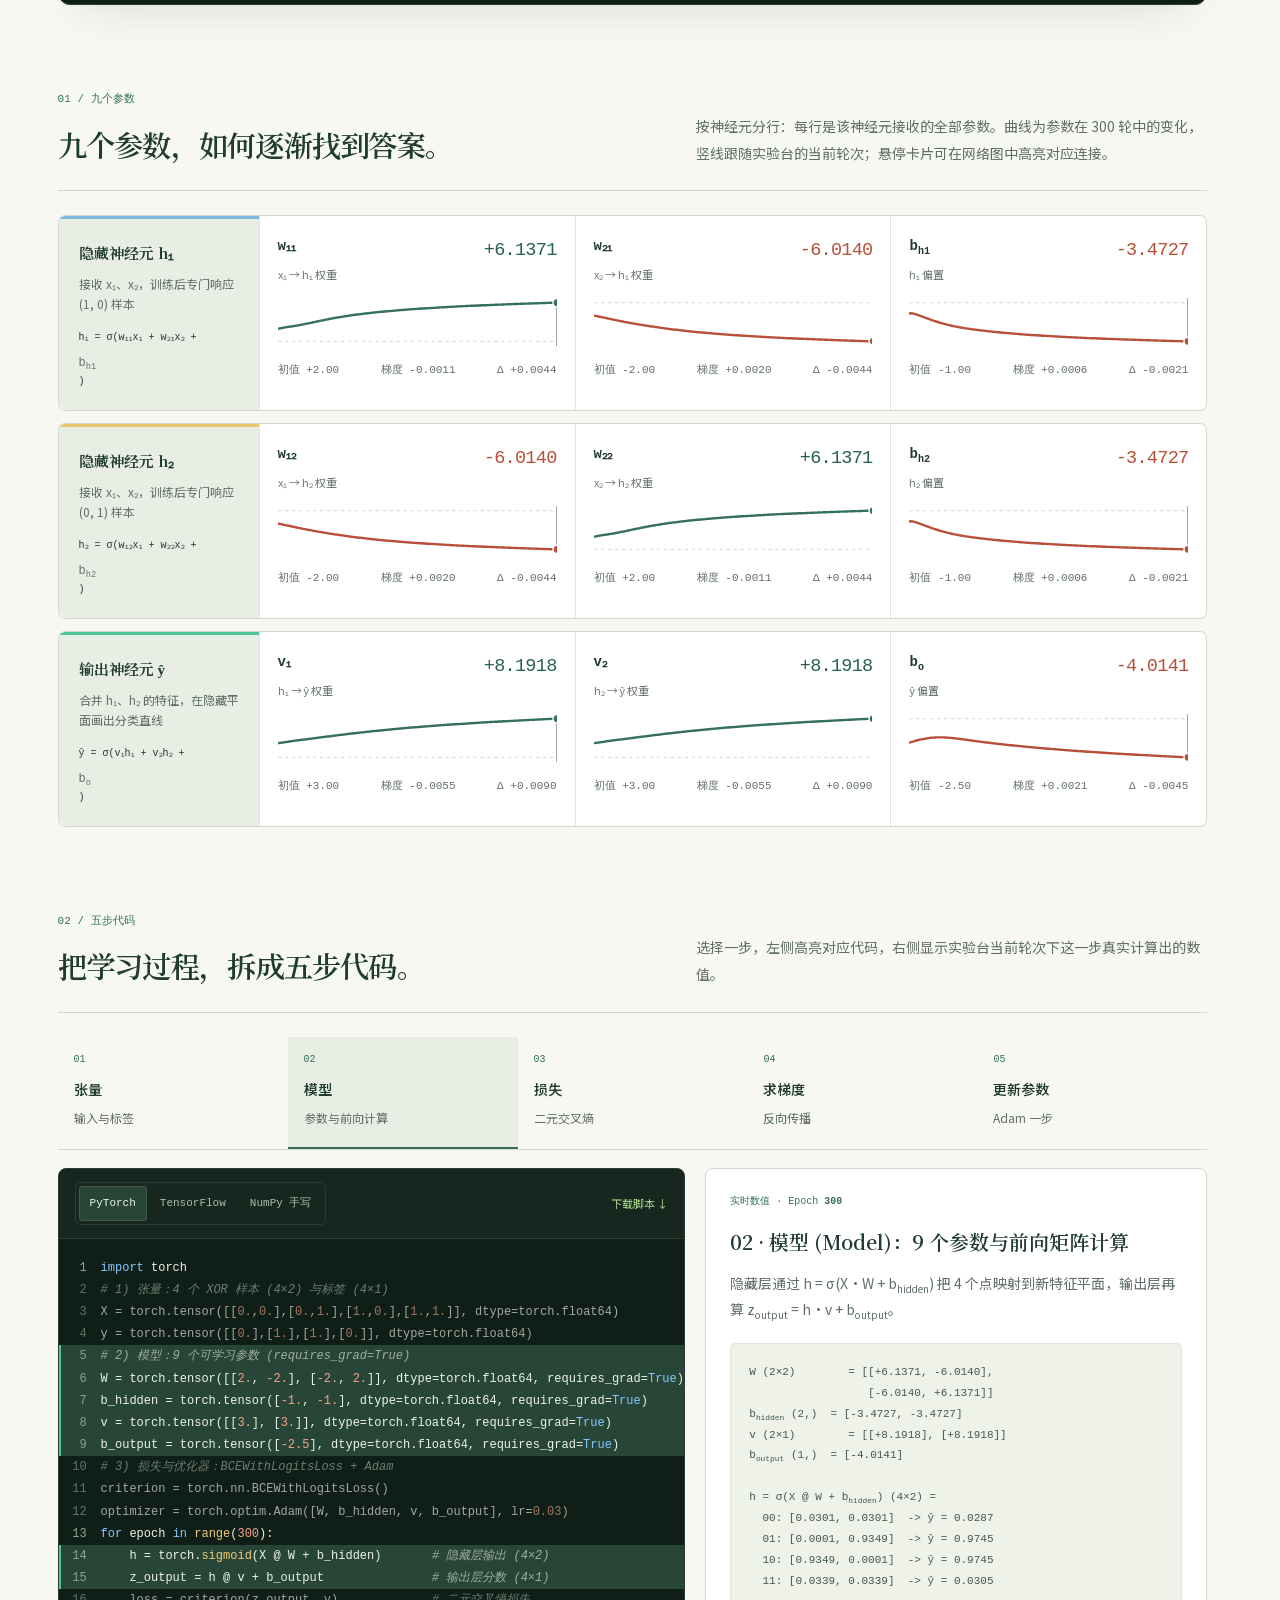
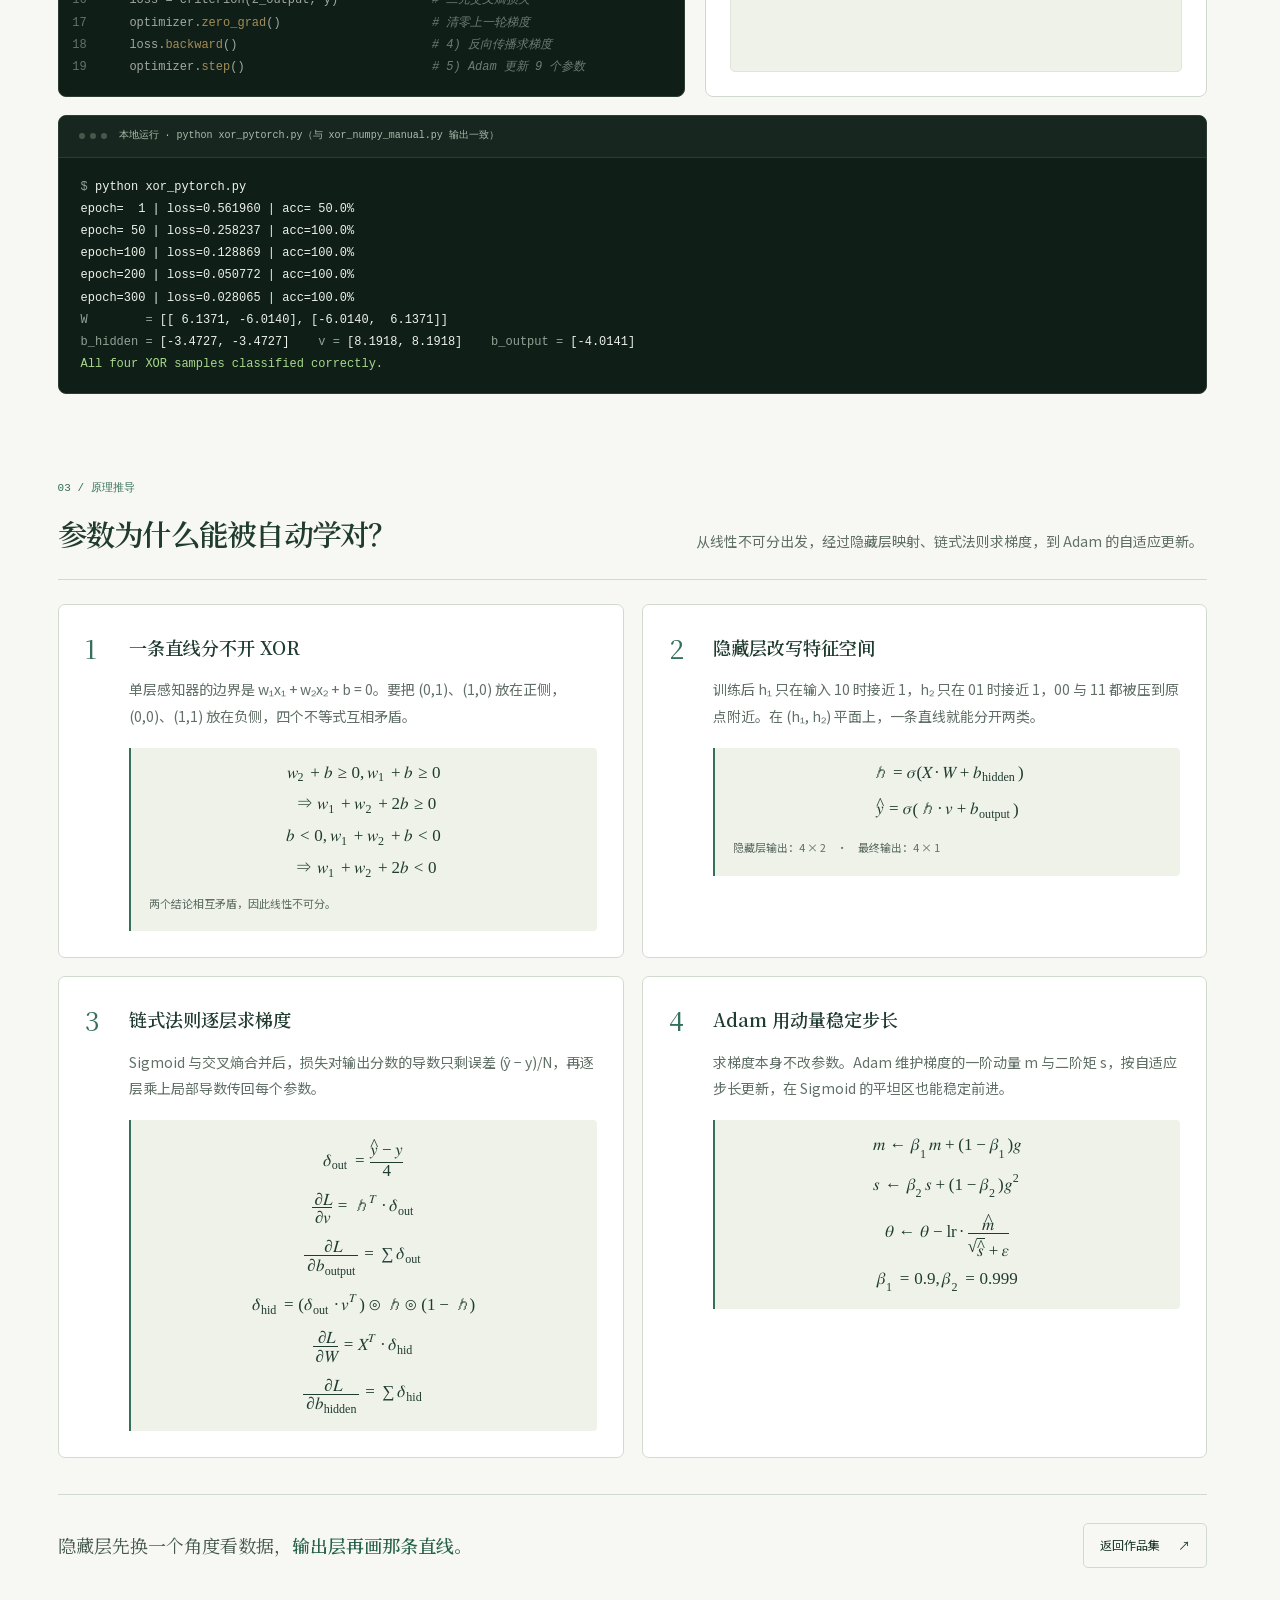
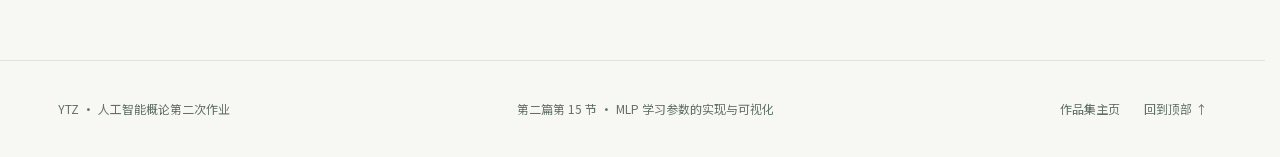
<file: mlp.html>
<!doctype html>
<html lang="zh-CN">
<head>
  <meta charset="UTF-8">
  <meta name="viewport" content="width=device-width, initial-scale=1">
  <title>MLP 学习参数的实现与可视化 | YTZ · 人工智能概论第二次作业</title>
  <meta name="description" content="《人工智能概论》第二篇第 15 节作业：2—2—1 多层感知器求解 XOR 问题的参数学习实现与交互式可视化。">
  <link rel="icon" href="assets/favicon.svg" type="image/svg+xml">
  <link rel="preload" href="assets/fonts/noto-sans-sc.woff2" as="font" type="font/woff2" crossorigin>
  <link rel="preload" href="assets/fonts/noto-serif-sc.woff2" as="font" type="font/woff2" crossorigin>
  <link rel="stylesheet" href="shared.css">
  <link rel="stylesheet" href="craft.css">
  <link rel="stylesheet" href="polish.css">
  <link rel="stylesheet" href="mlp.css">
  <script src="mlp.js" defer></script>
</head>
<body class="theme-craft lab-page">
  <a class="skip-link" href="#main">跳到主要内容</a>
  <header class="site-header">
    <div class="header-inner">
      <a class="logo" href="index.html" aria-label="YTZ，返回作品集主页">
        <span class="logo-mark" aria-hidden="true">↗</span>
        <span class="logo-name">YTZ<span aria-hidden="true">.</span></span>
      </a>
      <span class="header-lab-label">LEARNING LAB <span>/ 002</span></span>
      <nav class="main-nav" id="main-nav" aria-label="实验页面导航">
        <a href="#stage" aria-current="location">实验台</a>
        <a href="#lab-params">九个参数</a>
        <a href="#lab-code">五步代码</a>
        <a href="#lab-math">原理推导</a>
        <a class="nav-home" href="index.html">作品集 <span aria-hidden="true">↗</span></a>
      </nav>
      <div class="header-actions">
        <button class="menu-toggle" type="button" aria-controls="main-nav" aria-expanded="false">菜单 <span aria-hidden="true">+</span></button>
      </div>
    </div>
  </header>

  <main id="main" class="page-shell lab">
    <section class="lab-intro" aria-labelledby="lab-title">
      <div class="lab-crumb">
        <a href="index.html"><span aria-hidden="true">←</span> 作品集</a>
        <span>人工智能概论 · 第二次作业</span>
      </div>
      <div class="lab-intro-grid">
        <div>
          <p class="lab-kicker"><span class="kicker-rule" aria-hidden="true"></span> MULTILAYER PERCEPTRON <span>/ XOR</span></p>
          <h1 id="lab-title">看见神经网络<br><em>学会 XOR 的过程。</em></h1>
          <div class="lab-intro-actions">
            <a class="lab-primary-link" href="#stage">进入实验台 <span aria-hidden="true">↘</span></a>
            <a class="lab-text-link" href="#lab-code">从代码开始 <span aria-hidden="true">→</span></a>
          </div>
        </div>
        <div class="lab-intro-side">
          <span class="intro-note">一个小网络，一次完整的学习。</span>
          <p class="lab-lead">一条直线分不开异或（XOR），一个隐藏层却能改变答案。从输入到特征，从梯度到参数，亲手探索一个 2—2—1 网络如何学会分类。</p>
          <p class="lab-reference">人工智能概论 · 第二篇第 15 节<br>MLP 学习参数的实现与可视化</p>
        </div>
      </div>
      <dl class="lab-facts">
        <div><dt><span>01</span> 网络结构</dt><dd>2 <i>→</i> 2 <i>→</i> 1</dd></div>
        <div><dt><span>02</span> 可学习参数</dt><dd>9 <small>个参数</small></dd></div>
        <div><dt><span>03</span> 训练过程</dt><dd>300 <small>轮迭代</small></dd></div>
        <div><dt><span>04</span> 默认配置最终损失</dt><dd>0.0279 <small>BCE</small></dd></div>
      </dl>
    </section>

    <section id="stage" class="stage" aria-label="MLP 训练实验台">
      <div class="stage-heading">
        <div><span class="stage-eyebrow">THE INTERACTIVE LAB</span><h2>让学习过程，发生在眼前。</h2></div>
        <p>播放训练，观察三个空间的联动。<br>拖动时间轴，回到任意一轮。</p>
      </div>
      <div class="stage-bar">
        <div class="stage-title">
          <span class="stage-pulse" aria-hidden="true"></span>
          <span>训练实验台</span>
          <span id="stage-status" class="stage-status">准备训练</span>
        </div>
        <button id="reset-btn" type="button" class="stage-reset"><span aria-hidden="true">↺</span> 重置实验</button>
      </div>
        <div class="stage-options">
          <div class="seg" role="radiogroup" aria-label="初始参数" data-option="preset">
            <span class="seg-label">初值</span>
            <button type="button" role="radio" data-value="textbook" aria-checked="true">教材</button>
            <button type="button" role="radio" data-value="random" aria-checked="false">随机</button>
            <button type="button" role="radio" data-value="asym" aria-checked="false">偏斜</button>
          </div>
          <div class="seg" role="radiogroup" aria-label="优化器" data-option="opt">
            <span class="seg-label">优化器</span>
            <button type="button" role="radio" data-value="adam" aria-checked="true">Adam</button>
            <button type="button" role="radio" data-value="sgd" aria-checked="false">SGD</button>
          </div>
          <div class="seg" role="radiogroup" aria-label="学习率" data-option="lr">
            <span class="seg-label">学习率</span>
            <button type="button" role="radio" data-value="0.01" aria-checked="false">0.01</button>
            <button type="button" role="radio" data-value="0.03" aria-checked="true">0.03</button>
            <button type="button" role="radio" data-value="0.1" aria-checked="false">0.1</button>
            <button type="button" role="radio" data-value="0.3" aria-checked="false">0.3</button>
          </div>
          <div class="seg" role="radiogroup" aria-label="隐藏层激活函数" data-option="act">
            <span class="seg-label">激活</span>
            <button type="button" role="radio" data-value="sigmoid" aria-checked="true">Sigmoid</button>
            <button type="button" role="radio" data-value="tanh" aria-checked="false">Tanh</button>
          </div>
        </div>

      <div class="stage-grid">
        <figure class="lab-panel">
          <figcaption class="lab-panel-head">
            <span class="lab-panel-index">01</span>
            <span><b>输入空间</b><small>x₁、x₂ 平面上，网络给出的“为 1”概率</small></span>
            <button id="toggle-lines" type="button" class="stage-chip" aria-pressed="true">隐藏单元直线</button>
          </figcaption>
          <div class="lab-plot" id="input-box"><canvas id="input-canvas" aria-label="输入空间的概率场与决策边界"></canvas></div>
          <div class="lab-legend">
            <span><i class="lg-line" style="border-color:#fff"></i>ŷ = 0.5 决策边界</span>
            <span><i class="lg-line is-dash" style="border-color:#7fb8e0"></i>h₁ 直线</span>
            <span><i class="lg-line is-dash" style="border-color:#e8c66a"></i>h₂ 直线</span>
          </div>
        </figure>

        <figure class="lab-panel">
          <figcaption class="lab-panel-head">
            <span class="lab-panel-index">02</span>
            <span><b>网络与参数</b><small>线宽表示数值大小，绿正橙负</small></span>
            <div class="seg seg-sm" role="radiogroup" aria-label="网络图显示内容" data-view="netMode">
              <button type="button" role="radio" data-value="forward" aria-checked="true">权重</button>
              <button type="button" role="radio" data-value="backward" aria-checked="false">梯度</button>
            </div>
          </figcaption>
          <div class="lab-plot"><svg id="net-svg" viewBox="0 0 360 360" role="img" aria-label="2—2—1 网络结构、权重与当前样本的激活值"></svg></div>
          <div class="lab-legend">
            <span><i class="lg-dot" style="background:#4cc59a"></i>正值</span>
            <span><i class="lg-dot" style="background:#f08c6c"></i>负值</span>
            <span id="net-legend-note">节点亮度 = 当前样本的激活值</span>
          </div>
        </figure>

        <figure class="lab-panel">
          <figcaption class="lab-panel-head">
            <span class="lab-panel-index">03</span>
            <span><b>隐藏空间</b><small>四个样本映射到 h₁、h₂ 后的位置与轨迹</small></span>
          </figcaption>
          <div class="lab-plot"><svg id="hidden-svg" viewBox="0 0 360 360" role="img" aria-label="隐藏层特征空间中的样本位置与输出层分类直线"></svg></div>
          <div class="lab-legend">
            <span><i class="lg-line is-dash" style="border-color:#fff"></i>输出层直线</span>
            <span><i class="lg-box" style="background:rgba(76,197,154,.3)"></i>判为 1</span>
            <span><i class="lg-box" style="background:rgba(240,140,108,.25)"></i>判为 0</span>
          </div>
        </figure>
      </div>

      <div class="samples-heading"><span>样本观察</span><span>选择一个输入，追踪它在网络中的变化 <span aria-hidden="true">↓</span></span></div>
      <div id="sample-chips" class="stage-samples" role="group" aria-label="选择要检视的 XOR 样本"></div>

      <div class="stage-timeline">
        <div class="tl-controls">
          <button id="play-btn" type="button" class="tl-play" aria-label="播放训练"><span id="play-label">播放训练</span></button>
          <button id="step-back" type="button" class="tl-icon" aria-label="后退一轮">‹</button>
          <button id="step-fwd" type="button" class="tl-icon" aria-label="前进一轮">›</button>
          <button id="speed-btn" type="button" class="tl-icon tl-speed" aria-label="播放速度">1×</button>
        </div>
        <div class="tl-readout"><span>EPOCH</span><strong id="epoch-num">0</strong><small>/ 300</small></div>
        <div class="tl-track">
          <div class="tl-plot">
            <svg id="loss-svg" viewBox="0 0 1000 100" preserveAspectRatio="none" aria-hidden="true"></svg>
            <i id="tl-head" class="tl-head" aria-hidden="true"></i>
            <i id="tl-dot" class="tl-dot" aria-hidden="true"></i>
            <span class="tl-tag">损失曲线 · 底部色带为正确样本数</span>
          </div>
          <div class="tl-axis" aria-hidden="true"><span style="left:0">0</span><span style="left:33.333%">100</span><span style="left:66.667%">200</span><span style="left:100%">300</span></div>
          <input id="epoch-range" class="tl-range" type="range" min="0" max="300" step="1" value="0" aria-label="训练轮次，拖动可跳转">
        </div>
        <div class="tl-metrics">
          <div><span>BCE 损失</span><strong id="m-loss">—</strong></div>
          <div><span>准确率</span><strong id="m-acc">—</strong></div>
        </div>
      </div>
      <div class="stage-footnote"><span>浏览器内实时计算 · 4 个 XOR 样本</span><a href="#lab-params">继续探索每一个参数 <span aria-hidden="true">↓</span></a></div>
      <noscript><p class="lab-noscript">启用 JavaScript 后即可操作实验台。下方原理推导与 Python 脚本仍可阅读和下载。</p></noscript>
    </section>

    <section id="lab-params" class="lab-section" aria-labelledby="params-title">
      <div class="lab-head">
        <div>
          <span class="section-eyebrow">01 / 九个参数</span>
          <h2 id="params-title">九个参数，如何逐渐找到答案。</h2>
        </div>
        <p>按神经元分行：每行是该神经元接收的全部参数。曲线为参数在 300 轮中的变化，竖线跟随实验台的当前轮次；悬停卡片可在网络图中高亮对应连接。</p>
      </div>
      <div id="param-board" class="param-board"></div>
    </section>

    <section id="lab-code" class="lab-section" aria-labelledby="code-title">
      <div class="lab-head">
        <div>
          <span class="section-eyebrow">02 / 五步代码</span>
          <h2 id="code-title">把学习过程，拆成五步代码。</h2>
        </div>
        <p>选择一步，左侧高亮对应代码，右侧显示实验台当前轮次下这一步真实计算出的数值。</p>
      </div>

      <div class="step-tabs" role="tablist" aria-label="参数学习的五个步骤">
        <button type="button" role="tab" data-step="1" aria-selected="false" style="--sc:#3f7fae"><span>01</span><b>张量</b><small>输入与标签</small></button>
        <button type="button" role="tab" data-step="2" aria-selected="true" style="--sc:#35705a"><span>02</span><b>模型</b><small>参数与前向计算</small></button>
        <button type="button" role="tab" data-step="3" aria-selected="false" style="--sc:#c4613f"><span>03</span><b>损失</b><small>二元交叉熵</small></button>
        <button type="button" role="tab" data-step="4" aria-selected="false" style="--sc:#9c4158"><span>04</span><b>求梯度</b><small>反向传播</small></button>
        <button type="button" role="tab" data-step="5" aria-selected="false" style="--sc:#b08a2e"><span>05</span><b>更新参数</b><small>Adam 一步</small></button>
      </div>

      <div class="code-grid">
        <div class="code-card">
          <div class="code-card-top">
            <div class="seg" role="tablist" aria-label="实现框架" data-fw-group>
              <button type="button" role="tab" data-fw="pytorch" aria-selected="true">PyTorch</button>
              <button type="button" role="tab" data-fw="tensorflow" aria-selected="false">TensorFlow</button>
              <button type="button" role="tab" data-fw="numpy" aria-selected="false">NumPy 手写</button>
            </div>
            <a id="code-dl" class="code-dl" href="assets/mlp/xor_pytorch.py" download>下载脚本 <span aria-hidden="true">↓</span></a>
          </div>
          <div id="code-body" class="code-body" tabindex="0" aria-label="代码对照"></div>
        </div>
        <aside class="inspector">
          <span class="inspector-kicker">实时数值 · Epoch <b id="insp-epoch">0</b></span>
          <h3 id="insp-title"></h3>
          <p id="insp-desc"></p>
          <pre id="insp-tensor"></pre>
        </aside>
      </div>

      <div class="terminal">
        <div class="terminal-top"><span class="terminal-dots" aria-hidden="true"><i></i><i></i><i></i></span>本地运行 · python xor_pytorch.py（与 xor_numpy_manual.py 输出一致）</div>
<pre><span class="t-dim">$</span> python xor_pytorch.py
epoch=  1 | loss=0.561960 | acc= 50.0%
epoch= 50 | loss=0.258237 | acc=100.0%
epoch=100 | loss=0.128869 | acc=100.0%
epoch=200 | loss=0.050772 | acc=100.0%
epoch=300 | loss=0.028065 | acc=100.0%
<span class="t-dim">W        =</span> [[ 6.1371, -6.0140], [-6.0140,  6.1371]]
<span class="t-dim">b_hidden =</span> [-3.4727, -3.4727]    <span class="t-dim">v =</span> [8.1918, 8.1918]    <span class="t-dim">b_output =</span> [-4.0141]
<span class="t-ok">All four XOR samples classified correctly.</span></pre>
      </div>
    </section>

    <section id="lab-math" class="lab-section" aria-labelledby="math-title">
      <div class="lab-head">
        <div>
          <span class="section-eyebrow">03 / 原理推导</span>
          <h2 id="math-title">参数为什么能被自动学对？</h2>
        </div>
        <p>从线性不可分出发，经过隐藏层映射、链式法则求梯度，到 Adam 的自适应更新。</p>
      </div>
      <div class="math-grid">
        <article class="math-card">
          <span class="math-num">1</span>
          <div>
            <h3>一条直线分不开 XOR</h3>
            <p>单层感知器的边界是 w₁x₁ + w₂x₂ + b = 0。要把 (0,1)、(1,0) 放在正侧，(0,0)、(1,1) 放在负侧，四个不等式互相矛盾。</p>
<div class="formula">
  <math display="block" xmlns="http://www.w3.org/1998/Math/MathML"><mrow><msub><mi>w</mi><mtext>2</mtext></msub><mo>+</mo><mi>b</mi><mo>≥</mo><mn>0</mn><mo>,</mo><msub><mi>w</mi><mtext>1</mtext></msub><mo>+</mo><mi>b</mi><mo>≥</mo><mn>0</mn></mrow></math>
  <math display="block" xmlns="http://www.w3.org/1998/Math/MathML"><mrow><mo>⇒</mo><mrow><msub><mi>w</mi><mtext>1</mtext></msub><mo>+</mo><msub><mi>w</mi><mtext>2</mtext></msub><mo>+</mo><mn>2</mn><mi>b</mi></mrow><mo>≥</mo><mn>0</mn></mrow></math>
  <math display="block" xmlns="http://www.w3.org/1998/Math/MathML"><mrow><mi>b</mi><mo>&lt;</mo><mn>0</mn><mo>,</mo><msub><mi>w</mi><mtext>1</mtext></msub><mo>+</mo><msub><mi>w</mi><mtext>2</mtext></msub><mo>+</mo><mi>b</mi><mo>&lt;</mo><mn>0</mn></mrow></math>
  <math display="block" xmlns="http://www.w3.org/1998/Math/MathML"><mrow><mo>⇒</mo><mrow><msub><mi>w</mi><mtext>1</mtext></msub><mo>+</mo><msub><mi>w</mi><mtext>2</mtext></msub><mo>+</mo><mn>2</mn><mi>b</mi></mrow><mo>&lt;</mo><mn>0</mn></mrow></math>
  <span class="formula-note">两个结论相互矛盾，因此线性不可分。</span>
</div>
          </div>
        </article>
        <article class="math-card">
          <span class="math-num">2</span>
          <div>
            <h3>隐藏层改写特征空间</h3>
            <p>训练后 h₁ 只在输入 10 时接近 1，h₂ 只在 01 时接近 1，00 与 11 都被压到原点附近。在 (h₁, h₂) 平面上，一条直线就能分开两类。</p>
<div class="formula">
  <math display="block" xmlns="http://www.w3.org/1998/Math/MathML"><mrow><mi>h</mi><mo>=</mo><mrow><mi>σ</mi><mrow><mo>(</mo><mrow><mi>X</mi><mo>·</mo><mi>W</mi><mo>+</mo><msub><mi>b</mi><mtext>hidden</mtext></msub></mrow><mo>)</mo></mrow></mrow></mrow></math>
  <math display="block" xmlns="http://www.w3.org/1998/Math/MathML"><mrow><mover accent="true"><mi>y</mi><mo>^</mo></mover><mo>=</mo><mrow><mi>σ</mi><mrow><mo>(</mo><mrow><mi>h</mi><mo>·</mo><mi>v</mi><mo>+</mo><msub><mi>b</mi><mtext>output</mtext></msub></mrow><mo>)</mo></mrow></mrow></mrow></math>
  <span class="formula-note">隐藏层输出：4 × 2　·　最终输出：4 × 1</span>
</div>
          </div>
        </article>
        <article class="math-card">
          <span class="math-num">3</span>
          <div>
            <h3>链式法则逐层求梯度</h3>
            <p>Sigmoid 与交叉熵合并后，损失对输出分数的导数只剩误差 (ŷ − y)/N，再逐层乘上局部导数传回每个参数。</p>
<div class="formula">
  <math display="block" xmlns="http://www.w3.org/1998/Math/MathML"><mrow><msub><mi>δ</mi><mtext>out</mtext></msub><mo>=</mo><mfrac><mrow><mrow><mover accent="true"><mi>y</mi><mo>^</mo></mover><mo>−</mo><mi>y</mi></mrow></mrow><mrow><mn>4</mn></mrow></mfrac></mrow></math>
  <math display="block" xmlns="http://www.w3.org/1998/Math/MathML"><mrow><mfrac><mrow><mrow><mo>∂</mo><mi>L</mi></mrow></mrow><mrow><mrow><mo>∂</mo><mi>v</mi></mrow></mrow></mfrac><mo>=</mo><mrow><msup><mi>h</mi><mi>T</mi></msup><mo>·</mo><msub><mi>δ</mi><mtext>out</mtext></msub></mrow></mrow></math>
  <math display="block" xmlns="http://www.w3.org/1998/Math/MathML"><mrow><mfrac><mrow><mrow><mo>∂</mo><mi>L</mi></mrow></mrow><mrow><mrow><mo>∂</mo><msub><mi>b</mi><mtext>output</mtext></msub></mrow></mrow></mfrac><mo>=</mo><mrow><mo>∑</mo><msub><mi>δ</mi><mtext>out</mtext></msub></mrow></mrow></math>
  <math display="block" xmlns="http://www.w3.org/1998/Math/MathML"><mrow><msub><mi>δ</mi><mtext>hid</mtext></msub><mo>=</mo><mrow><mrow><mo>(</mo><mrow><msub><mi>δ</mi><mtext>out</mtext></msub><mo>·</mo><msup><mi>v</mi><mi>T</mi></msup></mrow><mo>)</mo></mrow><mo>⊙</mo><mi>h</mi><mo>⊙</mo><mrow><mo>(</mo><mrow><mn>1</mn><mo>−</mo><mi>h</mi></mrow><mo>)</mo></mrow></mrow></mrow></math>
  <math display="block" xmlns="http://www.w3.org/1998/Math/MathML"><mrow><mfrac><mrow><mrow><mo>∂</mo><mi>L</mi></mrow></mrow><mrow><mrow><mo>∂</mo><mi>W</mi></mrow></mrow></mfrac><mo>=</mo><mrow><msup><mi>X</mi><mi>T</mi></msup><mo>·</mo><msub><mi>δ</mi><mtext>hid</mtext></msub></mrow></mrow></math>
  <math display="block" xmlns="http://www.w3.org/1998/Math/MathML"><mrow><mfrac><mrow><mrow><mo>∂</mo><mi>L</mi></mrow></mrow><mrow><mrow><mo>∂</mo><msub><mi>b</mi><mtext>hidden</mtext></msub></mrow></mrow></mfrac><mo>=</mo><mrow><mo>∑</mo><msub><mi>δ</mi><mtext>hid</mtext></msub></mrow></mrow></math>
</div>
          </div>
        </article>
        <article class="math-card">
          <span class="math-num">4</span>
          <div>
            <h3>Adam 用动量稳定步长</h3>
            <p>求梯度本身不改参数。Adam 维护梯度的一阶动量 m 与二阶矩 s，按自适应步长更新，在 Sigmoid 的平坦区也能稳定前进。</p>
<div class="formula">
  <math display="block" xmlns="http://www.w3.org/1998/Math/MathML"><mrow><mi>m</mi><mo>←</mo><msub><mi>β</mi><mtext>1</mtext></msub><mi>m</mi><mo>+</mo><mrow><mo>(</mo><mrow><mn>1</mn><mo>−</mo><msub><mi>β</mi><mtext>1</mtext></msub></mrow><mo>)</mo></mrow><mi>g</mi></mrow></math>
  <math display="block" xmlns="http://www.w3.org/1998/Math/MathML"><mrow><mi>s</mi><mo>←</mo><msub><mi>β</mi><mtext>2</mtext></msub><mi>s</mi><mo>+</mo><mrow><mo>(</mo><mrow><mn>1</mn><mo>−</mo><msub><mi>β</mi><mtext>2</mtext></msub></mrow><mo>)</mo></mrow><msup><mi>g</mi><mn>2</mn></msup></mrow></math>
  <math display="block" xmlns="http://www.w3.org/1998/Math/MathML"><mrow><mi>θ</mi><mo>←</mo><mi>θ</mi><mo>−</mo><mi>lr</mi><mo>·</mo><mfrac><mrow><mover accent="true"><mi>m</mi><mo>^</mo></mover></mrow><mrow><mrow><msqrt><mover accent="true"><mi>s</mi><mo>^</mo></mover></msqrt><mo>+</mo><mi>ε</mi></mrow></mrow></mfrac></mrow></math>
  <math display="block" xmlns="http://www.w3.org/1998/Math/MathML"><mrow><msub><mi>β</mi><mtext>1</mtext></msub><mo>=</mo><mn>0.9</mn><mo>,</mo><msub><mi>β</mi><mtext>2</mtext></msub><mo>=</mo><mn>0.999</mn></mrow></math>
</div>
          </div>
        </article>
      </div>
      <div class="lab-closing">
        <p>隐藏层先换一个角度看数据，<strong>输出层再画那条直线。</strong></p>
        <a href="index.html">返回作品集 <span aria-hidden="true">↗</span></a>
      </div>
    </section>
  </main>

  <footer class="site-footer">
    <div class="footer-inner">
      <p>YTZ · 人工智能概论第二次作业</p>
      <p class="footer-note">第二篇第 15 节 · MLP 学习参数的实现与可视化</p>
      <div class="footer-links">
        <a href="index.html">作品集主页</a>
        <a href="#main">回到顶部 ↑</a>
      </div>
    </div>
  </footer>
</body>
</html>
</file>
<file: shared.css>
@font-face { font-family: 'Portfolio Sans'; src: url('assets/fonts/noto-sans-sc.woff2') format('woff2'); font-weight: 100 900; font-style: normal; font-display: swap; }
@font-face { font-family: 'Portfolio Serif'; src: url('assets/fonts/noto-serif-sc.woff2') format('woff2'); font-weight: 200 900; font-style: normal; font-display: swap; }
:root { --sans: 'Portfolio Sans', 'Microsoft YaHei', sans-serif; --serif: 'Portfolio Serif', 'Songti SC', serif; --bg: #f6f6f3; --surface: #fff; --ink: #242622; --text: #464943; --muted: #666b61; --accent: #365a46; --line: #dce0d7; --overlay: #141c22a3; }
* { box-sizing: border-box; }
html { scroll-behavior: smooth; scrollbar-gutter: stable; }
body { margin: 0; font-family: var(--sans); background: var(--bg); color: var(--text); }
a { color: inherit; }
button, input { font: inherit; }
button, a { -webkit-tap-highlight-color: transparent; }
button { cursor: pointer; }
svg { display: block; max-width: 100%; }
[hidden] { display: none !important; }
:focus-visible { outline: 2px solid var(--accent); outline-offset: 5px; }
section[id] { scroll-margin-top: 100px; }
.skip-link { position: fixed; z-index: 100; top: 10px; left: 12px; transform: translateY(-160%); padding: 12px 20px; color: var(--surface); background: var(--ink); }
.skip-link:focus { transform: none; }
.site-header { position: relative; z-index: 30; }
.header-inner { display: flex; justify-content: space-between; align-items: center; gap: 24px; min-height: 84px; }
.logo { text-decoration: none; }
.main-nav, .header-actions { display: flex; align-items: center; gap: 24px; }
.main-nav a { text-decoration: none; }
.menu-toggle { display: none; border: 1px solid var(--line); border-radius: 6px; background: transparent; padding: 8px 12px; }
.project-trigger { text-decoration: none; }
.project-card { min-width: 0; }
.project-diagram { width: 100%; height: auto; color: var(--text); }
.project-diagram text { font-family: var(--sans); }
.project-info { min-width: 0; }
.project-summary { margin: 0; }
.project-filters { display: flex; gap: 12px; flex-wrap: wrap; margin-bottom: 28px; }
.project-filters button { color: var(--text); border: 1px solid var(--line); padding: 8px 15px; border-radius: 30px; background: transparent; }
.project-filters button[aria-pressed=true] { color: var(--surface); background: var(--accent); border-color: var(--accent); }
.project-filters, .menu-toggle { visibility: hidden; }
.is-enhanced .project-filters, .is-enhanced .menu-toggle { visibility: visible; }
.filter-status { min-height: 22px; margin: -10px 0 20px; font-size: 12px; color: var(--muted); }
.project-detail-library { max-width: 1000px; padding: 32px; margin: auto; }
.project-detail { padding: 16px; border-bottom: 1px solid var(--line); }
.is-enhanced .project-detail-library { display: none; }
.dialog-open { overflow: hidden; }
dialog { position: fixed; width: min(820px, calc(100% - 40px)); max-height: calc(100dvh - 64px); padding: 0; border: 1px solid var(--line); border-radius: 12px; color: var(--ink); background: var(--surface); box-shadow: 0 30px 100px #0003; overscroll-behavior: contain; }
dialog::backdrop { background: var(--overlay); backdrop-filter: blur(8px); }
dialog[open] { animation: dialog-in 180ms ease-out; }
.dialog-toolbar { position: sticky; top: 0; z-index: 1; display: flex; align-items: center; justify-content: space-between; gap: 15px; padding: 16px 28px; border-bottom: 1px solid var(--line); background: var(--surface); color: var(--muted); font-size: 12px; }
.dialog-toolbar button { min-height: 44px; padding: 5px 12px; border: 1px solid var(--line); border-radius: 5px; background: transparent; color: var(--ink); white-space: nowrap; }
.detail-content { padding: 30px 48px 46px; }
.detail-kicker { color: var(--accent); font-size: 12px; letter-spacing: .08em; }
.detail-content h2 { margin: 10px 0 6px; font-size: clamp(26px, 4vw, 40px); line-height: 1.4; font-weight: 600; overflow-wrap: anywhere; }
.detail-subtitle { margin: 0 0 25px; color: var(--muted); }
.detail-diagram { display: flex; flex-direction: column; align-items: center; background: var(--bg); border: 1px solid var(--line); padding: 15px; }
.detail-diagram svg { max-width: 430px; height: 210px; }
.detail-diagram > span { color: var(--muted); font-size: 11px; }
.detail-content section { margin-top: 30px; }
.detail-content section h3 { margin: 0 0 10px; font-size: 18px; font-weight: 600; }
.detail-content section p, .detail-content li { margin: 0; font-size: 15px; color: var(--text); line-height: 1.95; }
.detail-content ul { padding-left: 1.3em; margin: 0; }
.detail-content li + li { margin-top: 8px; }
.footer-links { display: flex; gap: 24px; }
@keyframes dialog-in { from { opacity: 0; transform: translateY(12px); } to { opacity: 1; transform: none; } }
@media (max-width: 700px) {
  body .site-header .main-nav { display: none; position: absolute; top: 100%; left: 16px; right: 16px; margin: 0; padding: 14px; background: var(--surface); border: 1px solid var(--line); box-shadow: 0 12px 30px #0001; flex-direction: column; gap: 0; align-items: stretch; }
  body .site-header .main-nav.is-open { display: flex; }
  body .site-header .main-nav a { padding: 14px; font-size: 14px; }
  body .menu-toggle { display: inline-flex; gap: 9px; font-size: 12px; align-items: center; min-height: 44px; }
  .desktop-break { display: none; }
  dialog { width: calc(100% - 20px); max-height: calc(100dvh - 24px); border-radius: 8px; }
  .dialog-toolbar { padding: 10px 16px; }
  .detail-content { padding: 20px 22px 32px; }
}
@media (prefers-reduced-motion: reduce) {
  html { scroll-behavior: auto; }
  *, *::before, *::after { animation: none !important; transition: none !important; scroll-behavior: auto !important; }
}
</file>
<file: craft.css>
:root { --bg: #f5f6f1; --surface: #fff; --ink: #23332e; --text: #4b5d53; --muted: #66766c; --line: #dbe1d7; --accent: #35705a; --bench: #20382f; --bench-text: #dce9d9; --code-key: #bfd6a9; --code-string: #e3cf9a; --code-method: #9acfc0; }
.theme-craft { background: var(--bg); color: var(--ink); font-family: var(--sans); font-size: 15px; line-height: 1.85; }
.theme-craft a { text-decoration: none; }
.theme-craft .header-inner, .theme-craft .page-shell, .theme-craft .footer-inner { max-width: 1300px; margin: auto; padding-inline: 48px; }
.theme-craft .site-header { border-bottom: 1px solid var(--line); }
.theme-craft .logo { font-size: 25px; font-weight: 650; display: flex; gap: 10px; align-items: center; }
.theme-craft .logo-mark { background: var(--ink); color: var(--surface); font-size: 18px; border-radius: 5px; padding: 0 7px; }
.theme-craft .main-nav { margin-left: auto; gap: 32px; }
.theme-craft .main-nav a { font-size: 13px; }
.craft-hero { padding: 70px 0 0; }
.hero-grid { display: grid; grid-template-columns: 1fr 1fr; gap: 64px; align-items: center; }
.theme-craft .hero-eyebrow { display: flex; align-items: center; gap: 10px; font-size: 12px; color: var(--muted); margin: 0 0 30px; }
.status-dot { display: inline-block; width: 6px; height: 6px; flex-shrink: 0; background: var(--accent); border-radius: 50%; }
.theme-craft h1 { font-size: clamp(43px, 4.8vw, 65px); font-weight: 600; line-height: 1.35; letter-spacing: -.05em; margin: 0; }
.theme-craft h1 span { color: var(--accent); }
.theme-craft .hero-description { margin: 28px 0; line-height: 2; font-size: 15px; }
.theme-craft .hero-actions { display: flex; flex-wrap: wrap; gap: 24px; align-items: center; }
.primary-link { display: inline-flex; gap: 36px; background: var(--ink); color: var(--surface); border-radius: 5px; padding: 13px 20px; font-size: 13px; }
.secondary-link { font-size: 13px; display: inline-flex; gap: 15px; border-bottom: 1px solid var(--line); padding-block: 10px; }
.hero-discipline { display: flex; align-items: center; gap: 12px; margin-top: 36px; font-size: 11px; color: var(--muted); }
.hero-discipline i { height: 10px; width: 1px; background: var(--line); }
.workbench { min-width: 0; border: 1px solid var(--line); border-radius: 10px; background: var(--surface); box-shadow: 0 20px 60px #293d2b0d; overflow: hidden; }
.bench-header { padding: 15px 18px; border-bottom: 1px solid var(--line); display: flex; align-items: center; gap: 14px; font-size: 12px; }
.bench-window-dots { display: flex; gap: 4px; }
.bench-window-dots i { width: 6px; height: 6px; border-radius: 50%; border: 1px solid var(--muted); }
.bench-caption { color: var(--muted); font-size: 10px; margin-left: auto; }
.bench-route { display: flex; align-items: center; padding: 25px 28px; font-size: 12px; }
.route-endpoint, .route-core { padding: 9px 16px; border: 1px solid var(--line); border-radius: 4px; white-space: nowrap; }
.route-core { background: var(--bg); color: var(--accent); border-color: var(--accent); }
.route-line { height: 1px; background: var(--line); flex: 1; }
.bench-tabs { display: flex; margin-inline: 18px; border-bottom: 1px solid var(--line); gap: 8px; }
.bench-tabs button { flex: 1; min-height: 44px; border: 0; border-bottom: 2px solid transparent; background: transparent; padding: 8px 3px; color: var(--muted); font-size: 12px; white-space: nowrap; }
.bench-tabs button span { margin-right: 5px; font-size: 10px; }
.bench-tabs button[aria-selected=true] { border-color: var(--accent); color: var(--accent); }
.bench-panel { padding: 17px 18px 0; }
.bench-inspector { display: flex; gap: 12px; justify-content: space-between; font-size: 11px; margin-bottom: 12px; }
.protocol-tag { color: var(--muted); font-size: 10px; }
.bench-code { background: var(--bench); color: var(--bench-text); border-radius: 6px; overflow: hidden; }
.code-file { display: flex; gap: 7px; align-items: center; padding: 10px 14px; border-bottom: 1px solid #ffffff1f; font: 11px ui-monospace, monospace; }
.code-file span:last-child { margin-left: auto; opacity: .7; }
.file-dot { width: 5px; height: 5px; border: 1px solid var(--bench-text); border-radius: 50%; }
.bench-code pre { margin: 0; padding: 16px 19px; height: 252px; overflow: auto; font: 12px/1.75 ui-monospace, 'Portfolio Sans', monospace; }
.code-key { color: var(--code-key); }
.code-string { color: var(--code-string); }
.code-method, .code-value { color: var(--code-method); }
.code-comment { color: #b3c2b6; }
.bench-panel-note { font-size: 11px; color: var(--muted); margin: 14px 0; line-height: 1.8; }
.bench-panel-note span { margin-right: 5px; color: var(--accent); }
.bench-footer { display: flex; justify-content: space-between; gap: 12px; padding: 12px 18px; background: var(--bg); border-top: 1px solid var(--line); font-size: 10px; color: var(--muted); }
.bench-footer-status { display: inline-flex; align-items: center; gap: 7px; }
.theme-craft .hero-bottom { display: flex; justify-content: space-between; gap: 20px; margin-top: 55px; padding: 20px 0; border-top: 1px solid var(--line); color: var(--muted); font-size: 12px; }
.theme-craft .work-section, .theme-craft .learning-section, .theme-craft .tools-section, .theme-craft .approach-section { padding-top: 90px; }
.theme-craft .section-heading { display: flex; justify-content: space-between; align-items: end; gap: 25px; margin-bottom: 35px; }
.section-eyebrow { color: var(--accent); font-size: 12px; }
.theme-craft .section-heading h2 { font-size: 32px; font-weight: 500; letter-spacing: -.04em; margin: 14px 0 0; }
.theme-craft .section-heading > p { color: var(--muted); font-size: 13px; margin: 0; }
.theme-craft .project-grid { display: grid; grid-template-columns: 1fr 1fr; gap: 24px; }
.project-navigation { grid-column: 1 / -1; }
.theme-craft .project-navigation .project-trigger { display: grid; grid-template-columns: 1fr 1fr; }
.theme-craft .project-navigation .project-visual { height: 100%; border-bottom: 0; border-right: 1px solid var(--line); }
.theme-craft .project-trigger { display: block; height: 100%; background: var(--surface); border: 1px solid var(--line); border-radius: 8px; overflow: hidden; transition: border-color 180ms ease; }
.theme-craft .project-trigger:hover { border-color: var(--accent); }
.theme-craft .project-visual { height: 250px; display: grid; place-items: center; padding: 15px; background: var(--bg); border-bottom: 1px solid var(--line); }
.theme-craft .project-diagram { max-width: 355px; height: 220px; }
.theme-craft .project-info { position: relative; padding: 28px; }
.theme-craft .project-index { margin-right: 15px; color: var(--accent); }
.theme-craft .project-category { font-size: 12px; color: var(--muted); }
.theme-craft .project-title { margin: 15px 0 12px; font-size: 27px; font-weight: 550; letter-spacing: -.03em; }
.project-role { margin: 0 0 12px; color: var(--accent); font-size: 12px; }
.detail-role { margin: -10px 0 15px; color: var(--accent); font-size: 13px; }
.detail-context { color: var(--text); font-size: 14px; line-height: 1.95; }
.project-links { display: flex; gap: 10px; flex-wrap: wrap; margin: 20px 0 25px; }
.project-links a { display: inline-flex; gap: 12px; align-items: center; padding: 8px 12px; min-height: 44px; border: 1px solid var(--line); border-radius: 5px; color: var(--accent); font-size: 12px; }
.project-links a:hover { border-color: var(--accent); }
.theme-craft .project-result { color: var(--accent); margin-top: 15px; border-left: 2px solid var(--line); padding-left: 12px; }
.theme-craft .project-tags { display: flex; flex-wrap: wrap; gap: 10px; margin-top: 20px; }
.theme-craft .project-tags span { color: var(--muted); font-size: 11px; }
.theme-craft .project-open { display: flex; justify-content: space-between; margin-top: 22px; border-top: 1px solid var(--line); padding-top: 15px; font-size: 12px; color: var(--accent); }
.projects-footnote { margin-top: 25px; color: var(--muted); font-size: 12px; }
.theme-craft .tool-list { display: grid; grid-template-columns: repeat(3, 1fr); gap: 30px; }
.theme-craft .tool-item { border-top: 1px solid var(--line); padding-top: 24px; }
.theme-craft .tool-number { font-size: 11px; color: var(--muted); }
.theme-craft .tool-name { font-size: 20px; font-weight: 500; margin: 18px 0 0; }
.theme-craft .tool-role { color: var(--accent); font-size: 12px; margin: 8px 0; }
.theme-craft .tool-description { color: var(--text); margin: 0; }
.learning-grid { display: grid; grid-template-columns: 1fr 1fr; gap: 24px; }
.learning-item { min-width: 0; padding: 28px; border: 1px solid var(--line); border-radius: 8px; background: var(--surface); }
.learning-item h3 { margin: 12px 0; font-size: 22px; font-weight: 500; }
.learning-item p { margin: 0; color: var(--text); font-size: 14px; line-height: 1.95; }
.theme-craft .principle-list { display: grid; grid-template-columns: repeat(4, 1fr); gap: 28px; }
.theme-craft .principle { border-top: 1px solid var(--line); padding-top: 20px; }
.theme-craft .principle-number { color: var(--accent); font-size: 12px; }
.theme-craft .principle h3 { font-size: 19px; font-weight: 500; margin: 20px 0 12px; }
.theme-craft .principle p { color: var(--text); margin: 0; }
.craft-closing { display: flex; gap: 25px; align-items: center; margin: 75px 0; padding: 30px; background: var(--ink); color: var(--surface); border-radius: 8px; }
.closing-symbol { font-size: 48px; margin-right: 15px; }
.craft-closing p { font-size: 20px; margin: 0; }
.craft-closing strong { font-weight: 500; }
.craft-closing a { margin-left: auto; font-size: 12px; }
.theme-craft .site-footer { border-top: 1px solid var(--line); }
.theme-craft .footer-inner { display: flex; justify-content: space-between; gap: 25px; flex-wrap: wrap; align-items: center; padding-block: 25px; font-size: 12px; color: var(--muted); }
@media (max-width: 1050px) {
  .hero-grid { gap: 32px; }
  .theme-craft .header-inner, .theme-craft .page-shell, .theme-craft .footer-inner { padding-inline: 30px; }
  .theme-craft h1 { font-size: 46px; }
  .theme-craft .principle-list { grid-template-columns: 1fr 1fr; }
}
@media (max-width: 800px) {
  .hero-grid { grid-template-columns: 1fr; gap: 38px; }
  .craft-hero { padding-top: 45px; }
  .workbench { max-width: 600px; }
  .theme-craft .tool-list { grid-template-columns: 1fr 1fr; }
  .theme-craft .section-heading { display: block; }
  .theme-craft .section-heading > p { margin-top: 18px; }
  .theme-craft .project-grid { grid-template-columns: 1fr; }
  .theme-craft .project-navigation .project-trigger { display: block; }
  .theme-craft .project-navigation .project-visual { height: 250px; border-right: 0; border-bottom: 1px solid var(--line); }
  .learning-grid { grid-template-columns: 1fr; }
}
@media (max-width: 700px) {
  .theme-craft .header-inner, .theme-craft .page-shell, .theme-craft .footer-inner { padding-inline: 22px; }
  .theme-craft h1 { font-size: clamp(36px, 10.5vw, 54px); }
  .hero-discipline { margin-top: 25px; }
  .theme-craft .hero-bottom { font-size: 11px; margin-top: 30px; }
  .theme-craft .work-section, .theme-craft .learning-section, .theme-craft .tools-section, .theme-craft .approach-section { padding-top: 60px; }
  .theme-craft .section-heading h2 { font-size: 27px; }
  .bench-route { padding-inline: 15px; }
  .route-endpoint, .route-core { padding: 7px 10px; }
  .bench-footer { font-size: 9px; }
  .bench-caption { font-size: 9px; }
  .theme-craft .project-info { padding: 23px; }
  .learning-item { padding: 24px; }
  .craft-closing { margin-block: 50px; padding: 25px; flex-wrap: wrap; }
  .closing-symbol { display: none; }
  .craft-closing a { margin-left: 0; }
  .theme-craft .footer-inner { flex-direction: column; align-items: start; gap: 8px; }
}
</file>
<file: mlp.css>
/* ==========================================================================
   Coursework Showcase Banner (Homepage: index.html / craft.html)
   ========================================================================== */

.coursework-section {
  padding: clamp(24px, 4vw, 44px) 0 8px;
}

.coursework-banner {
  display: grid;
  grid-template-columns: minmax(0, 1.25fr) minmax(300px, 0.95fr);
  gap: clamp(24px, 3.5vw, 44px);
  align-items: center;
  padding: clamp(24px, 3.5vw, 38px);
  background:
    radial-gradient(520px 240px at 96% 6%, rgba(53, 112, 90, 0.08), transparent 72%),
    linear-gradient(180deg, rgba(255, 255, 255, 0.94), rgba(250, 248, 243, 0.92));
  border: 1px solid var(--line-strong);
  border-radius: 8px;
  box-shadow: 0 18px 42px -28px rgba(24, 34, 28, 0.24);
}

.coursework-meta {
  display: flex;
  flex-wrap: wrap;
  align-items: center;
  gap: 12px;
  margin-bottom: 14px;
}

.coursework-badge {
  display: inline-flex;
  align-items: center;
  gap: 8px;
  padding: 4px 11px;
  background: var(--accent-soft);
  border: 1px solid rgba(53, 112, 90, 0.24);
  border-radius: 999px;
  color: var(--accent-strong);
  font-size: 0.78rem;
  font-weight: 700;
}

.coursework-title {
  margin: 0 0 12px;
  font-family: var(--serif);
  font-size: clamp(1.5rem, 2.5vw, 2.15rem);
  line-height: 1.2;
  letter-spacing: -0.02em;
}

.coursework-desc {
  margin: 0 0 18px;
  color: var(--muted);
  font-size: 0.95rem;
  line-height: 1.72;
}

.coursework-highlights {
  display: flex;
  flex-wrap: wrap;
  gap: 8px;
  margin-bottom: 22px;
}

.coursework-highlights span {
  padding: 5px 11px;
  background: rgba(255, 255, 255, 0.86);
  border: 1px solid var(--line);
  border-radius: 4px;
  color: var(--ink-soft);
  font-family: var(--mono);
  font-size: 0.78rem;
}

.coursework-actions {
  display: flex;
  flex-wrap: wrap;
  gap: 12px;
}

.coursework-preview {
  padding: 16px 16px 12px;
  background: #111714;
  border: 1px solid #233029;
  border-radius: 8px;
  box-shadow: inset 0 1px 0 rgba(255, 255, 255, 0.06);
}

.coursework-preview svg {
  display: block;
  width: 100%;
  height: auto;
}

.coursework-preview-caption {
  display: flex;
  justify-content: space-between;
  gap: 8px;
  margin-top: 10px;
  padding-top: 9px;
  border-top: 1px solid rgba(255, 255, 255, 0.08);
  color: #93a39b;
  font-family: var(--mono);
  font-size: 0.74rem;
}

@media (max-width: 1080px) {
  .coursework-banner { grid-template-columns: 1fr; }
}

/* MLP lab: warm editorial typography, precise instrument panels. */
.lab-page {
  --bg: #f7f8f3;
  --surface: #ffffff;
  --ink: #203b30;
  --ink-soft: #45594e;
  --muted: #617067;
  --faint: #6c786f;
  --line: #e0e5dc;
  --line-strong: #d2dacf;
  --accent: #35705a;
  --accent-strong: #286349;
  --accent-soft: #e8eee3;
  --mono: 'Cascadia Code', Consolas, 'Liberation Mono', monospace;
  --ease-out: cubic-bezier(.2,.7,.2,1);
  --stage-bg: #101e18;
  --stage-surface: #17271f;
  --stage-elev: #20352a;
  --plot-bg: #0e1914;
  --stage-line: #2c3c32;
  --stage-line-strong: #46594c;
  --stage-ink: #edf3ea;
  --stage-muted: #acbcae;
  --stage-dim: #91a395;
  --pos: #a8d88c;
  --neg: #f08c6c;
  --h1: #7fb8e0;
  --h2: #e8c66a;
  --signal: #4cc59a;
  --signal-soft: #284637;
  --negative-ink: #b85039;
  --paper-code: #eef2e9;
  --stage-shadow: #10251b22;
  --focus: #e0edac;
  --code-keyword: #85c8ff;
  --code-function: #f0c97a;
  --code-string: #9cd69b;
  --code-number: #f4a488;
  --code-comment: #a0afa3;
  --transparent: transparent;
}
.lab-page .page-shell, .lab-page .header-inner, .lab-page .footer-inner { max-width: 1440px; padding-inline: clamp(20px, 4.5vw, 64px); }
.lab-page .site-header { background: var(--bg); }
.lab-page .header-inner { min-height: 80px; gap: 24px; }
.header-lab-label { font-family: var(--mono); font-size: 11px; letter-spacing: .1em; padding-left: 24px; border-left: 1px solid var(--line-strong); white-space: nowrap; }
.header-lab-label span { color: var(--muted); margin-left: 8px; }
.lab-page .main-nav { gap: 28px; }
.lab-page .main-nav a { position: relative; padding-block: 26px; color: var(--muted); transition: color 160ms; }
.lab-page .main-nav a:hover, .lab-page .main-nav a[aria-current] { color: var(--accent-strong); }
.lab-page .main-nav a[aria-current]::after { content: ''; position: absolute; bottom: 17px; left: 0; right: 0; height: 2px; background: var(--accent); }
.lab-page .main-nav .nav-home { border-left: 1px solid var(--line-strong); padding-left: 24px; padding-block: 0; }
.lab-page .header-actions:has(.menu-toggle) { margin-left: -24px; }
.lab { padding-bottom: 64px; }
.lab-intro { padding-block: 24px 30px; }
.lab-crumb { display: flex; align-items: center; flex-wrap: wrap; gap: 12px; color: var(--muted); font-size: 11px; margin-bottom: 20px; }
.lab-crumb a { display: inline-flex; gap: 8px; }
.lab-crumb a:hover { color: var(--accent); }
.lab-crumb > span::before { content: '/'; color: var(--line-strong); margin-right: 12px; }
.lab-intro-grid { display: grid; grid-template-columns: 1.35fr 1fr; gap: 8%; align-items: center; }
.lab-kicker { display: flex; align-items: center; gap: 10px; margin: 0 0 16px; font-family: var(--mono); color: var(--accent); font-size: 11px; letter-spacing: .1em; }
.lab-kicker > span:last-child { color: var(--muted); }
.kicker-rule { width: 26px; height: 2px; background: var(--accent); }
.lab-page .lab-intro h1 { font-family: var(--serif); font-size: clamp(32px, 3.65vw, 54px); font-weight: 650; letter-spacing: -.045em; line-height: 1.38; }
.lab-intro h1 em { color: var(--accent); font-style: normal; }
.lab-intro-actions { display: flex; align-items: center; gap: 27px; margin-top: 20px; }
.lab-primary-link { display: inline-flex; align-items: center; justify-content: space-between; gap: 40px; padding: 11px 18px; background: var(--ink); color: var(--surface); border: 1px solid var(--ink); border-radius: 5px; font-size: 13px; transition: background 160ms, transform 160ms; }
.lab-primary-link:hover { background: var(--accent); transform: translateY(-2px); }
.lab-text-link { font-size: 12px; color: var(--muted); }
.lab-text-link span { margin-left: 12px; }
.lab-text-link:hover { color: var(--accent); }
.lab-intro-side { border-left: 1px solid var(--line-strong); padding-left: 30px; }
.intro-note { font-family: var(--serif); font-size: 20px; font-weight: 600; }
.lab-lead { color: var(--ink-soft); font-size: 14px; line-height: 2; margin: 14px 0 20px; max-width: 38em; }
.lab-reference { font-size: 11px; color: var(--muted); margin: 0; line-height: 1.9; }
.lab-facts { display: grid; grid-template-columns: repeat(4, minmax(0,1fr)); margin: 28px 0 0; padding-top: 20px; border-top: 1px solid var(--line-strong); gap: 24px; }
.lab-facts > div + div { border-left: 1px solid var(--line); padding-left: 28px; }
.lab-facts dt { font-size: 11px; color: var(--muted); margin-bottom: 7px; }
.lab-facts dt span { font-family: var(--mono); margin-right: 10px; color: var(--accent); font-size: 10px; }
.lab-facts dd { font-family: var(--mono); font-size: 27px; line-height: 1.35; margin: 0; letter-spacing: -.04em; color: var(--ink); }
.lab-facts dd i { font-style: normal; font-size: 18px; color: var(--muted); }
.lab-facts dd small { font-family: var(--sans); font-size: 11px; letter-spacing: 0; color: var(--muted); margin-left: 7px; }

/* A single dark canvas keeps attention on the experiment. */
.stage { background: var(--stage-bg); color: var(--stage-ink); padding: clamp(18px,2.4vw,32px); border: 1px solid var(--stage-line); border-radius: 12px; box-shadow: 0 20px 42px -20px var(--stage-shadow); }
.stage-heading { display: flex; justify-content: space-between; gap: 24px; align-items: center; padding-bottom: 18px; }
.stage-eyebrow { font-family: var(--mono); font-size: 10px; letter-spacing: .15em; color: var(--pos); }
.stage-heading h2 { margin: 6px 0 0; font-family: var(--serif); font-size: clamp(20px,2vw,27px); line-height: 1.5; font-weight: 550; }
.stage-heading p { color: var(--stage-muted); font-size: 12px; line-height: 1.9; margin: 0; }
.stage-bar { display: flex; align-items: center; justify-content: space-between; flex-wrap: wrap; gap: 12px; border-top: 1px solid var(--stage-line); padding-top: 18px; }
.stage-title { display: flex; align-items: center; flex-wrap: wrap; gap: 12px; font-size: 12px; font-weight: 600; }
.stage-pulse { width: 6px; height: 6px; border-radius: 50%; background: var(--pos); box-shadow: 0 0 0 4px var(--signal-soft); }
.stage-status { font-family: var(--mono); font-size: 11px; color: var(--pos); padding-left: 12px; border-left: 1px solid var(--stage-line-strong); }
.stage-reset { display: flex; align-items: center; gap: 7px; min-height: 36px; padding: 4px 10px; border: 1px solid var(--stage-line-strong); background: var(--transparent); color: var(--stage-muted); border-radius: 5px; font-size: 11px; }
.stage-reset:hover { background: var(--stage-elev); color: var(--stage-ink); }
.stage-reset > span { font-size: 17px; }
.stage-options { display: flex; flex-wrap: wrap; gap: 10px 20px; padding: 12px 0 20px; }
.seg { display: inline-flex; align-items: center; gap: 2px; padding: 3px; background: var(--stage-surface); border: 1px solid var(--stage-line); border-radius: 5px; }
.seg-label { padding: 0 10px 0 6px; font-size: 11px; color: var(--stage-muted); white-space: nowrap; }
.seg button { border: 1px solid var(--transparent); border-radius: 3px; padding: 6px 10px; background: var(--transparent); color: var(--stage-muted); font-family: var(--mono); font-size: 11px; min-height: 32px; transition: color 160ms, background 160ms; }
.seg button:hover { background: var(--stage-elev); color: var(--stage-ink); }
.seg button[aria-checked='true'], .seg button[aria-selected='true'] { background: var(--signal-soft); color: var(--stage-ink); border-color: var(--stage-line-strong); }
.stage-grid { display: grid; grid-template-columns: repeat(3,minmax(0,1fr)); gap: 16px; }
.lab-panel { min-width: 0; margin: 0; display: flex; flex-direction: column; }
.lab-panel-head { display: grid; grid-template-columns: 24px 1fr; align-content: start; align-items: center; column-gap: 8px; row-gap: 8px; min-height: 108px; padding: 12px 0; border-top: 1px solid var(--stage-line-strong); }
.lab-panel-index { align-self: start; font-family: var(--mono); font-size: 11px; color: var(--pos); padding-top: 2px; }
.lab-panel-head b { display: block; font-size: 14px; line-height: 1.4; font-weight: 550; }
.lab-panel-head small { display: block; color: var(--stage-muted); font-size: 11px; line-height: 1.6; margin-top: 4px; }
.lab-panel-head > button, .lab-panel-head > .seg { grid-column: 2; justify-self: start; }
.stage-chip { min-height: 28px; padding: 4px 9px; border-radius: 4px; border: 1px solid var(--stage-line-strong); background: var(--stage-surface); color: var(--stage-muted); font-size: 10px; }
.stage-chip[aria-pressed='true'] { color: var(--h1); border-color: var(--stage-line-strong); }
.seg-sm { padding: 1px; }
.seg-sm button { font-size: 10px; min-height: 26px; padding: 2px 10px; }
.lab-plot { width: 100%; aspect-ratio: 1; background: var(--plot-bg); border: 1px solid var(--stage-line); border-radius: 6px; overflow: hidden; }
.lab-plot canvas, .lab-plot svg { display: block; width: 100%; height: 100%; }
.lab-legend { display: flex; flex-wrap: wrap; gap: 7px 14px; color: var(--stage-muted); font-size: 11px; padding: 10px 0 0; }
.lab-legend span { display: inline-flex; align-items: center; gap: 5px; }
.lg-line { width: 13px; height: 0; border-top: 2px solid var(--stage-ink); }
.lg-line.is-dash { border-top-style: dashed; }
.lg-dot { width: 6px; height: 6px; border-radius: 50%; }
.lg-box { width: 9px; height: 9px; border-radius: 2px; border: 1px solid var(--stage-line-strong); }
@keyframes edgeFlow { to { stroke-dashoffset: -28; } }
.edge-flow { stroke-dasharray: 5 9; animation: edgeFlow 1.25s linear infinite; }
.samples-heading { display: flex; justify-content: space-between; gap: 16px; margin-top: 24px; font-size: 11px; }
.samples-heading > span:last-child { color: var(--stage-muted); font-size: 10px; }
.stage-samples { display: grid; grid-template-columns: repeat(4,minmax(0,1fr)); gap: 10px; margin-top: 10px; }
.sample-chip { min-width: 0; display: flex; flex-direction: column; gap: 12px; padding: 13px; border: 1px solid var(--stage-line); border-radius: 6px; background: var(--stage-surface); color: var(--stage-ink); text-align: left; transition: border-color 160ms, background 160ms; }
.sample-chip:hover { border-color: var(--stage-line-strong); background: var(--stage-elev); }
.sample-chip.is-active { border-color: var(--pos); background: var(--stage-elev); }
.sample-chip-top, .sample-chip-meta { display: flex; flex-wrap: wrap; justify-content: space-between; align-items: center; gap: 4px 8px; }
.sample-chip-input { font-family: var(--mono); font-size: 11px; font-weight: 600; }
.sample-chip-tag { font-family: var(--mono); font-size: 10px; }
.sample-chip-tag.is-pos { color: var(--signal); }
.sample-chip-tag.is-neg { color: var(--neg); }
.sample-chip-bar { height: 3px; background: var(--stage-line); border-radius: 2px; overflow: hidden; }
.sample-chip-fill { height: 100%; border-radius: 2px; }
.sample-chip-meta { font-family: var(--mono); font-size: 10px; color: var(--stage-muted); }
.stage-timeline { display: grid; grid-template-columns: auto auto minmax(140px,1fr) auto; align-items: center; gap: 20px; margin-top: 20px; border-top: 1px solid var(--stage-line); padding-top: 22px; }
.tl-controls { display: flex; align-items: center; gap: 6px; }
.tl-play { display: inline-flex; align-items: center; justify-content: center; gap: 10px; min-height: 40px; padding: 8px 13px; border: 1px solid var(--pos); background: var(--pos); color: var(--stage-bg); border-radius: 5px; font-size: 11px; font-weight: 650; }
.tl-play:hover { background: var(--focus); }
.tl-play::before { content: ''; width: 0; height: 0; border-style: solid; border-width: 5px 0 5px 8px; border-color: var(--transparent) var(--transparent) var(--transparent) var(--stage-bg); }
.tl-play.is-playing::before { width: 8px; height: 10px; border-width: 0 3px; border-color: var(--stage-bg); }
.tl-icon { min-height: 36px; min-width: 30px; padding: 3px 7px; background: var(--transparent); color: var(--stage-ink); border: 1px solid var(--stage-line-strong); border-radius: 4px; font-family: var(--mono); font-size: 18px; }
.tl-icon:hover { background: var(--stage-elev); }
.tl-speed { color: var(--pos); font-size: 11px; }
.tl-readout { display: flex; flex-wrap: wrap; align-items: baseline; gap: 5px; font-family: var(--mono); }
.tl-readout span { flex-basis: 100%; color: var(--stage-dim); font-size: 9px; letter-spacing: .12em; }
.tl-readout strong { min-width: 3ch; font-size: 22px; line-height: 1.2; font-weight: 500; }
.tl-readout small { color: var(--stage-muted); font-size: 10px; }
.tl-track { position: relative; min-width: 0; }
.tl-plot { height: 56px; position: relative; background: var(--plot-bg); border: 1px solid var(--stage-line); border-radius: 4px; overflow: hidden; }
.tl-plot svg { width: 100%; height: 100%; }
.tl-head { position: absolute; top: 0; bottom: 0; width: 1px; background: var(--stage-ink); pointer-events: none; }
.tl-dot { position: absolute; width: 7px; height: 7px; background: var(--pos); border: 1px solid var(--stage-ink); border-radius: 50%; transform: translate(-50%,-50%); pointer-events: none; }
.tl-tag { position: absolute; top: 4px; right: 6px; color: var(--stage-dim); font-size: 9px; pointer-events: none; }
.tl-axis { position: relative; height: 14px; margin-top: 4px; font-family: var(--mono); font-size: 9px; color: var(--stage-dim); }
.tl-axis span { position: absolute; transform: translateX(-50%); }
.tl-axis span:first-child { transform: none; }
.tl-axis span:last-child { transform: translateX(-100%); }
.tl-range { position: absolute; inset: 0; width: 100%; height: 100%; margin: 0; opacity: 0; cursor: ew-resize; }
.tl-track:focus-within { outline: 2px solid var(--focus); outline-offset: 5px; border-radius: 4px; }
.tl-metrics { display: flex; gap: 22px; border-left: 1px solid var(--stage-line); padding-left: 20px; }
.tl-metrics > div { display: flex; flex-direction: column; }
.tl-metrics span { color: var(--stage-muted); font-size: 10px; }
.tl-metrics strong { font-family: var(--mono); font-size: 16px; font-weight: 500; white-space: nowrap; }
.stage-footnote { display: flex; justify-content: space-between; flex-wrap: wrap; gap: 8px; margin-top: 20px; color: var(--stage-muted); font-size: 10px; }
.stage-footnote a { color: var(--pos); }
.stage :focus-visible, .code-card :focus-visible { outline-color: var(--focus); }
.lab-noscript { padding: 16px; border: 1px solid var(--pos); font-size: 14px; }

/* Reading chapters */
.lab-section { padding-top: clamp(56px,6vw,88px); }
.lab-head { display: grid; grid-template-columns: 1.15fr 1fr; gap: 50px; align-items: end; padding-bottom: 24px; margin-bottom: 24px; border-bottom: 1px solid var(--line-strong); }
.lab-page .section-eyebrow { font-family: var(--mono); color: var(--accent); font-size: 11px; }
.lab-head h2 { margin: 12px 0 0; font-family: var(--serif); font-size: clamp(22px,2.3vw,31px); line-height: 1.5; font-weight: 600; letter-spacing: -.025em; }
.lab-head p { font-size: 14px; line-height: 1.9; color: var(--muted); margin: 0; max-width: 40em; }
.param-board { display: flex; flex-direction: column; gap: 12px; }
.param-row { display: grid; grid-template-columns: 200px repeat(3,minmax(0,1fr)); gap: 0; border: 1px solid var(--line-strong); border-radius: 7px; background: var(--surface); overflow: hidden; }
.param-row-label { display: flex; flex-direction: column; justify-content: space-between; padding: 20px; background: var(--accent-soft); border-top: 3px solid var(--row-color, var(--accent)); }
.param-row-label strong { font-family: var(--serif); font-size: 15px; font-weight: 650; }
.param-row-label span { display: block; margin-top: 7px; color: var(--muted); font-size: 12px; line-height: 1.7; }
.param-row-label code { display: block; margin-top: 14px; font-family: var(--mono); font-size: 10px; line-height: 1.7; overflow-wrap: anywhere; }
.param-card { min-width: 0; padding: 18px; border-left: 1px solid var(--line); transition: background 160ms; }
.param-card:hover, .param-card:focus-visible { background: var(--bg); }
.param-card-top { display: flex; justify-content: space-between; gap: 8px; align-items: start; }
.param-sym { display: block; font-family: var(--mono); font-size: 14px; font-weight: 600; }
.param-role { display: block; color: var(--faint); font-size: 11px; margin-top: 4px; }
.param-val { font-family: var(--mono); font-size: clamp(14px,1.45vw,20px); font-weight: 500; letter-spacing: -.04em; }
.param-val.is-pos { color: var(--accent-strong); }
.param-val.is-neg { color: var(--negative-ink); }
.param-spark { height: 48px; margin: 14px 0; overflow: hidden; }
.param-spark svg { width: 100%; height: 100%; }
.param-foot { display: flex; flex-wrap: wrap; justify-content: space-between; gap: 3px 8px; font-family: var(--mono); color: var(--muted); font-size: 11px; }
.step-tabs { display: grid; grid-template-columns: repeat(5,minmax(0,1fr)); margin-bottom: 18px; border-bottom: 1px solid var(--line-strong); }
.step-tabs button { position: relative; text-align: left; border: 0; border-bottom: 2px solid var(--transparent); color: var(--ink); background: var(--transparent); padding: 14px 16px 18px; transition: background 160ms, border-color 160ms; }
.step-tabs button:hover { background: var(--accent-soft); }
.step-tabs button[aria-selected='true'] { border-bottom-color: var(--accent); background: var(--accent-soft); }
.step-tabs span { display: block; font-family: var(--mono); font-size: 10px; color: var(--accent); margin-bottom: 8px; }
.step-tabs b { display: block; font-size: 14px; font-weight: 550; }
.step-tabs small { display: block; font-size: 12px; color: var(--muted); margin-top: 4px; }
.code-grid { display: grid; grid-template-columns: minmax(0,1.25fr) minmax(0,1fr); gap: 20px; align-items: stretch; }
.code-card { min-width: 0; display: flex; flex-direction: column; background: var(--stage-bg); color: var(--stage-ink); border: 1px solid var(--stage-line); border-radius: 8px; overflow: hidden; }
.code-card-top { display: flex; align-items: center; justify-content: space-between; flex-wrap: wrap; gap: 10px; padding: 13px 16px; background: var(--stage-surface); border-bottom: 1px solid var(--stage-line); }
.code-dl { font-size: 11px; color: var(--pos); }
.code-dl:hover { text-decoration: underline; }
.code-body { padding: 18px 0; overflow-x: auto; font-family: var(--mono); font-size: 12px; line-height: 1.85; }
.code-line { display: grid; grid-template-columns: 40px 1fr; width: max-content; min-width: 100%; padding-right: 18px; border-left: 2px solid var(--transparent); white-space: pre; }
.code-line.is-active { background: var(--signal-soft); border-left-color: var(--signal); }
.code-line.is-dim { opacity: .65; }
.code-ln { text-align: right; padding-right: 14px; color: var(--stage-dim); user-select: none; }
.tk-k { color: var(--code-keyword); }
.tk-f { color: var(--code-function); }
.tk-s { color: var(--code-string); }
.tk-n { color: var(--code-number); }
.tk-c { color: var(--code-comment); font-style: italic; }
.inspector { min-width: 0; display: flex; flex-direction: column; padding: 24px; background: var(--surface); border: 1px solid var(--line-strong); border-radius: 8px; }
.inspector-kicker { font-family: var(--mono); font-size: 10px; color: var(--accent); margin-bottom: 14px; }
.inspector h3 { margin: 0 0 12px; font-family: var(--serif); font-size: 20px; line-height: 1.6; font-weight: 600; }
.inspector p { color: var(--muted); font-size: 14px; line-height: 1.9; margin: 0 0 20px; }
.inspector pre { flex: 1; margin: 0; padding: 18px; background: var(--paper-code); color: var(--ink-soft); border: 1px solid var(--line); border-radius: 5px; overflow-x: auto; font-family: var(--mono); font-size: 11px; line-height: 1.9; }
.terminal { min-width: 0; margin-top: 18px; background: var(--stage-bg); border: 1px solid var(--stage-line); border-radius: 8px; overflow: hidden; }
.terminal-top { display: flex; align-items: center; gap: 12px; padding: 11px 20px; background: var(--stage-surface); border-bottom: 1px solid var(--stage-line); color: var(--stage-muted); font-family: var(--mono); font-size: 10px; }
.terminal-dots { display: flex; flex-shrink: 0; gap: 5px; }
.terminal-dots i { width: 6px; height: 6px; border-radius: 50%; background: var(--stage-line-strong); }
.terminal pre { margin: 0; padding: 18px 22px; overflow-x: auto; color: var(--stage-ink); font-family: var(--mono); font-size: 12px; line-height: 1.85; }
.t-dim { color: var(--stage-dim); }
.t-ok { color: var(--pos); }
.math-grid { display: grid; grid-template-columns: repeat(2,minmax(0,1fr)); gap: 18px; }
.math-card { min-width: 0; display: grid; grid-template-columns: 30px minmax(0,1fr); gap: 14px; padding: 26px; background: var(--surface); border: 1px solid var(--line-strong); border-radius: 7px; }
.math-num { font-family: var(--serif); font-size: 26px; line-height: 1.3; color: var(--accent); }
.math-card h3 { font-family: var(--serif); font-size: 18px; font-weight: 600; margin: 0 0 12px; }
.math-card p { color: var(--muted); font-size: 14px; line-height: 1.9; margin: 0 0 18px; }
.formula { display: grid; gap: 16px; margin: 0; padding: 18px; background: var(--paper-code); border-left: 2px solid var(--accent); border-radius: 0 4px 4px 0; overflow-x: auto; }
.formula math { font-family: 'Cambria Math', 'STIX Two Math', math; font-size: 17px; }
.formula-note { color: var(--muted); font-size: 11px; }
.math-inline { white-space: nowrap; }
.math-inline sub { font-size: .72em; line-height: 0; }
.lab-page .lab-closing { display: flex; align-items: center; justify-content: space-between; gap: 32px; margin: 36px 0 0; padding: 28px 0; border-top: 1px solid var(--line-strong); }
.lab-closing p { max-width: 44em; font-family: var(--serif); color: var(--ink-soft); font-size: 18px; line-height: 1.9; margin: 0; text-wrap: pretty; }
.lab-closing strong { font-weight: 550; color: var(--accent-strong); }
.lab-closing a { display: inline-flex; align-items: center; gap: 18px; flex-shrink: 0; padding: 10px 16px; border: 1px solid var(--line-strong); border-radius: 5px; font-size: 12px; transition: background 160ms; }
.lab-closing a:hover { background: var(--accent-soft); }
.lab-page .site-footer { border-top: 1px solid var(--line); }

@media (max-width: 1150px) {
  .header-lab-label { display: none; }
  .lab-page .header-inner { gap: 12px; }
  .stage-options { gap: 8px; }
  .stage-timeline { grid-template-columns: auto auto 1fr; gap: 18px; }
  .tl-track { grid-column: 1 / -1; grid-row: 2; }
  .tl-metrics { justify-self: end; }
  .param-row { grid-template-columns: 165px repeat(3,minmax(0,1fr)); }
  .param-card { padding: 14px; }
  .param-card-top { flex-direction: column; }
  .param-role { margin-top: 0; }
  .param-row-label { padding: 16px; }
}
@media (max-width: 900px) {
  .lab-page .main-nav { gap: 20px; }
  .lab-intro-grid { gap: 28px; grid-template-columns: 1.25fr 1fr; }
  .lab-intro-side { padding-left: 22px; }
  .intro-note { font-size: 17px; }
  .lab-lead { font-size: 12px; }
  .lab-facts > div + div { padding-left: 20px; }
  .lab-facts dd { font-size: 23px; }
  .lab-facts dd small { display: block; margin: 5px 0 0; }
  .stage-grid { gap: 12px; }
  .lab-panel-head { min-height: 120px; }
  .stage-samples { grid-template-columns: repeat(2,minmax(0,1fr)); }
  .lab-head { gap: 24px; }
  .param-row { grid-template-columns: repeat(3,minmax(0,1fr)); }
  .param-row-label { grid-column: 1 / -1; flex-direction: row; gap: 20px; align-items: center; padding: 12px 16px; }
  .param-row-label code { margin: 0; }
  .param-card:nth-child(2) { border-left: 0; }
  .param-card-top { flex-direction: row; }
  .code-grid { grid-template-columns: 1fr; }
  .math-card { padding: 20px; grid-template-columns: 22px minmax(0,1fr); gap: 10px; }
}
@media (max-width: 700px) {
  .lab-page .header-inner { min-height: 68px; }
  .lab-page .header-actions:has(.menu-toggle) { margin-left: auto; }
  .lab-page .menu-toggle { color: var(--ink); }
  .lab-page .main-nav .nav-home { border-left: 0; padding: 14px; }
  .lab-page .main-nav a[aria-current]::after { display: none; }
  .lab-intro { padding-block: 22px 28px; }
  .lab-crumb { font-size: 10px; margin-bottom: 24px; }
  .lab-intro-grid { grid-template-columns: 1fr; gap: 28px; }
  .lab-page .lab-intro h1 { font-size: clamp(30px,7vw,44px); }
  .lab-kicker { font-size: 9px; gap: 7px; }
  .lab-intro-side { padding: 0; border: 0; }
  .intro-note { font-size: 18px; }
  .lab-lead { font-size: 13px; margin-block: 10px; }
  .lab-reference { font-size: 10px; }
  .lab-facts { grid-template-columns: repeat(2,minmax(0,1fr)); gap: 20px 12px; margin-top: 24px; }
  .lab-facts > div + div { padding-left: 16px; }
  .lab-facts > div:nth-child(3) { border-left: 0; padding-left: 0; }
  .lab-facts dd small { display: inline; margin-left: 6px; font-size: 10px; }
  .lab-facts dt { font-size: 10px; }
  .stage { padding: 18px; border-radius: 8px; }
  .stage-heading { display: block; padding-bottom: 18px; }
  .stage-heading p { margin-top: 10px; }
  .stage-heading p br { display: none; }
  .stage-title { gap: 10px; font-size: 11px; }
  .stage-status { font-size: 10px; }
  .stage-options { display: grid; grid-template-columns: 1fr; padding-bottom: 8px; }
  .stage-options .seg { display: grid; grid-template-columns: 60px repeat(4,minmax(0,1fr)); }
  .stage-options .seg[data-option='preset'] { grid-template-columns: 60px repeat(3,minmax(0,1fr)); }
  .stage-options .seg[data-option='act'], .stage-options .seg[data-option='opt'] { grid-template-columns: 60px repeat(2,minmax(0,1fr)); }
  .seg-label { padding-inline: 5px; font-size: 10px; }
  .seg button { min-height: 40px; padding: 6px; }
  .stage-grid { grid-template-columns: 1fr; gap: 22px; margin-top: 14px; }
  .lab-panel-head { min-height: 0; grid-template-columns: 24px 1fr auto; padding-block: 14px; }
  .lab-panel-head > button, .lab-panel-head > .seg { grid-column: 3; grid-row: 1; }
  .lab-panel-head small { font-size: 11px; }
  .lab-panel-head .seg { flex-direction: column; }
  .seg-sm button { min-height: 28px; }
  .stage-chip { max-width: 64px; min-height: 40px; font-size: 10px; }
  .lab-legend { font-size: 11px; }
  .samples-heading { flex-direction: column; gap: 3px; }
  .stage-samples { gap: 8px; }
  .sample-chip { padding: 10px; gap: 9px; }
  .sample-chip-input { font-size: 10px; }
  .sample-chip-meta { flex-direction: column; align-items: flex-start; }
  .stage-timeline { grid-template-columns: 1fr auto; gap: 16px 8px; }
  .tl-controls { gap: 5px; }
  .tl-play { min-height: 44px; padding: 8px 10px; }
  .tl-icon { min-height: 44px; min-width: 32px; }
  .tl-readout strong { font-size: 20px; }
  .tl-track { grid-row: 2; }
  .tl-metrics { grid-column: 1 / -1; justify-self: stretch; justify-content: space-between; padding: 0; border: 0; }
  .tl-metrics strong { font-size: 21px; }
  .stage-footnote { padding-top: 15px; border-top: 1px solid var(--stage-line); }
  .lab-head { grid-template-columns: 1fr; gap: 12px; padding-bottom: 18px; margin-bottom: 18px; }
  .lab-head h2 { font-size: 24px; }
  .param-row { grid-template-columns: 1fr; }
  .param-row-label { flex-direction: column; align-items: flex-start; gap: 8px; padding: 16px; }
  .param-row-label strong { font-size: 16px; }
  .param-row-label span { font-size: 12px; }
  .param-card { border-left: 0; border-top: 1px solid var(--line); padding: 16px; }
  .param-val { font-size: 22px; }
  .param-spark { margin-block: 8px; }
  .param-foot { font-size: 11px; }
  .step-tabs { display: flex; overflow-x: auto; scroll-snap-type: x proximity; }
  .step-tabs button { flex: 0 0 118px; padding: 12px; scroll-snap-align: start; }
  .step-tabs small { font-size: 11px; }
  .code-card-top { padding: 12px; }
  .code-card-top .seg { flex-wrap: wrap; }
  .code-body { font-size: 11px; }
  .inspector { padding: 18px; }
  .inspector pre { padding: 12px; }
  .math-grid { grid-template-columns: 1fr; }
  .math-card { padding: 20px 16px; }
  .formula { padding: 14px 10px; }
  .formula math { font-size: 16px; }
  .lab-page .lab-closing { flex-direction: column; align-items: flex-start; gap: 18px; padding-block: 24px; }
  .lab-closing p { font-size: 17px; }
}
@media (max-width: 370px) {
  .lab-page .page-shell, .lab-page .header-inner, .lab-page .footer-inner { padding-inline: 14px; }
  .stage { padding: 12px; }
  .lab-kicker { letter-spacing: .02em; }
  .stage-timeline { grid-template-columns: 1fr; }
  .tl-readout { grid-row: 2; flex-wrap: nowrap; }
  .tl-readout span { flex-basis: auto; }
  .tl-track { grid-row: 3; }
  .lab-facts dd { font-size: 21px; }
}
</file>
<file: polish.css>
/* Reading sizes and touch targets for the maintained Craft portfolio. */
.theme-craft { --muted: #666b65; }
.theme-craft .main-nav a { font-size: 13px; }
.theme-craft .hero-eyebrow, .theme-craft .section-eyebrow { font-size: 12px; }
.theme-craft .project-filters button { min-height: 44px; font-size: 13px; padding-inline: 14px; }
.theme-craft .project-tags span { font-size: 11px; }
.theme-craft .project-grid .project-card .project-category,
.theme-craft .project-grid .project-card .project-index,
.theme-craft .project-grid .project-card .project-open { font-size: 12px; }
.theme-craft .tool-role, .theme-craft .tool-number { font-size: 12px; }
.theme-craft .tool-description, .theme-craft .principle p { font-size: 14px; line-height: 1.95; }
.theme-craft .hero-description { font-size: 15px; line-height: 1.95; }
.theme-craft .project-grid .project-card .project-summary { font-size: 14px; line-height: 1.9; }
.theme-craft .project-grid .project-card .project-result { font-size: 13px; line-height: 1.85; }
.theme-craft .footer-inner { font-size: 12px; }
.theme-craft .project-title { overflow-wrap: anywhere; }
@media (max-width: 700px) {
  .theme-craft .header-inner { gap: 12px; }
  .theme-craft .header-actions { gap: 8px; }
  .theme-craft .site-header .main-nav { position: absolute; top: 100%; margin: 0; }
  .theme-craft .hero-description { font-size: 14px; }
  .theme-craft .tool-list, .theme-craft .principle-list { grid-template-columns: 1fr; }
  .theme-craft .principle { min-height: 0; }
  .theme-craft .project-category { position: static; }
}
</file>
